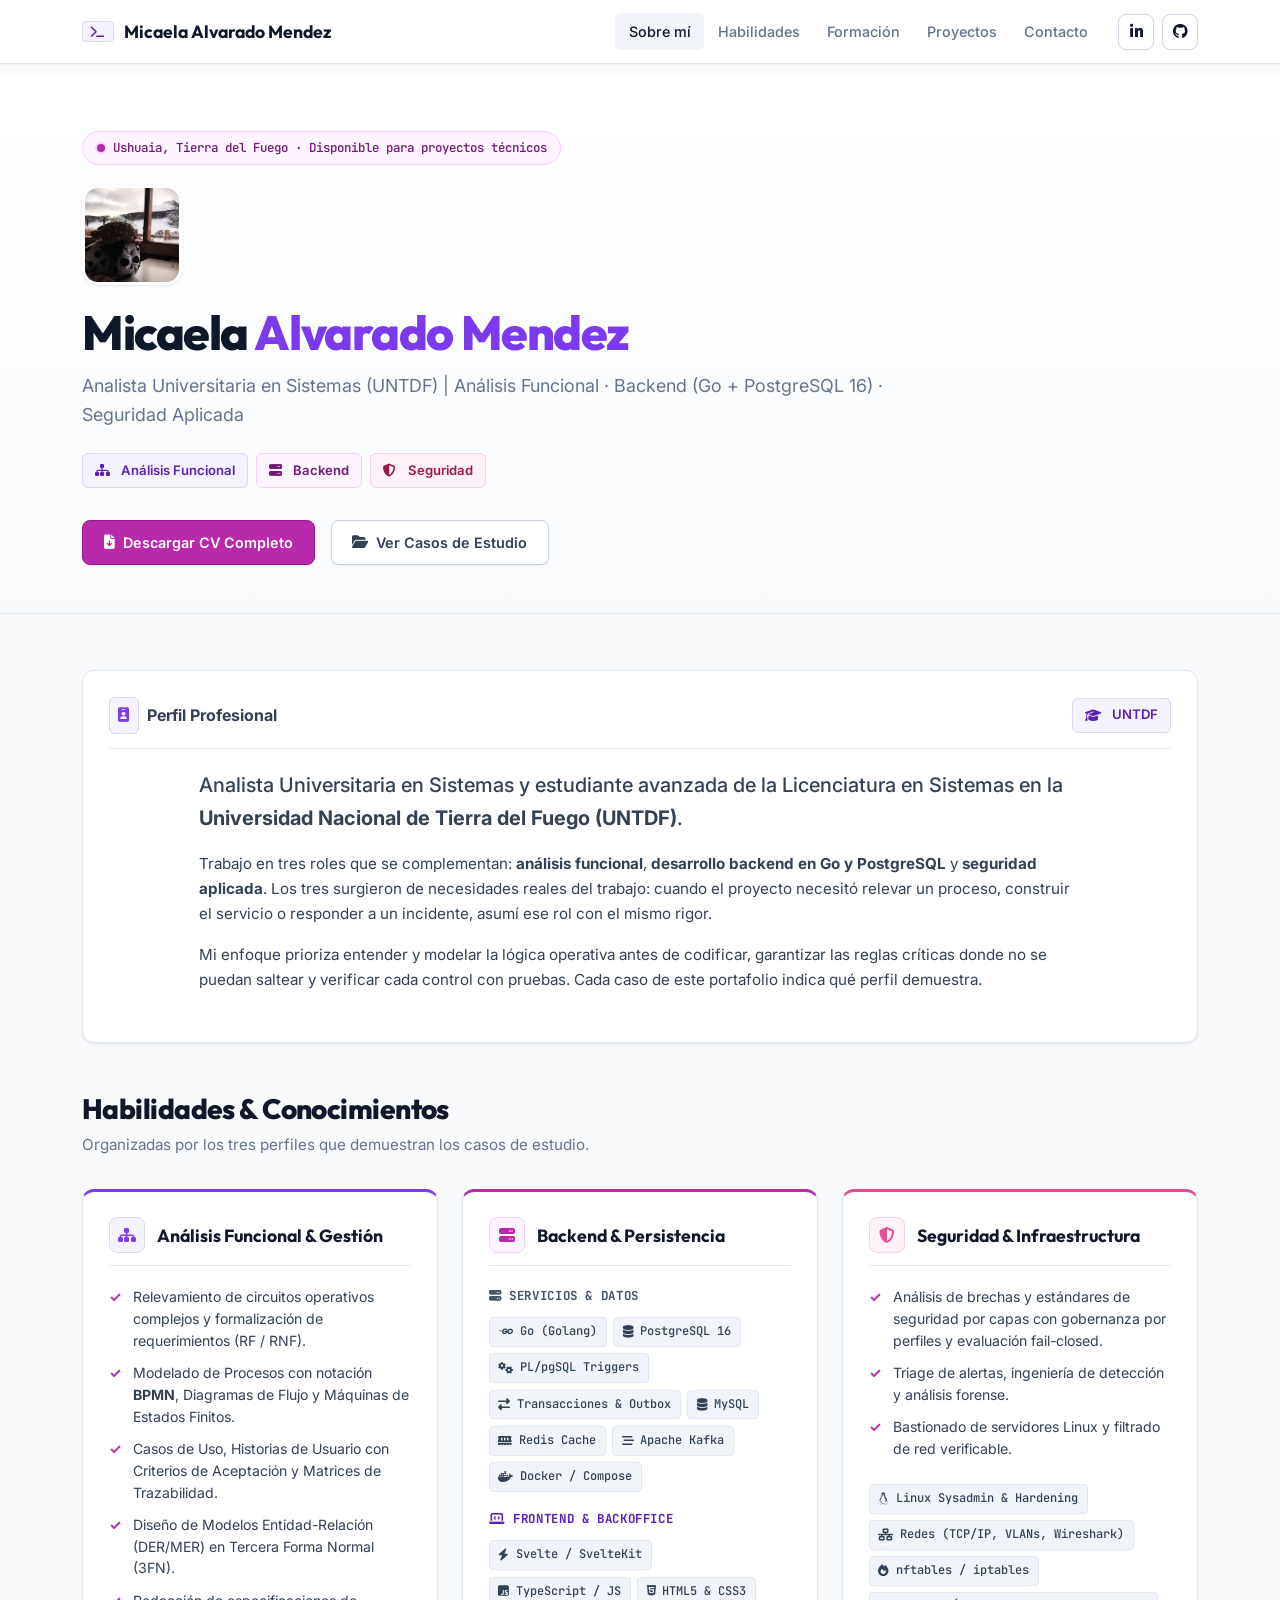
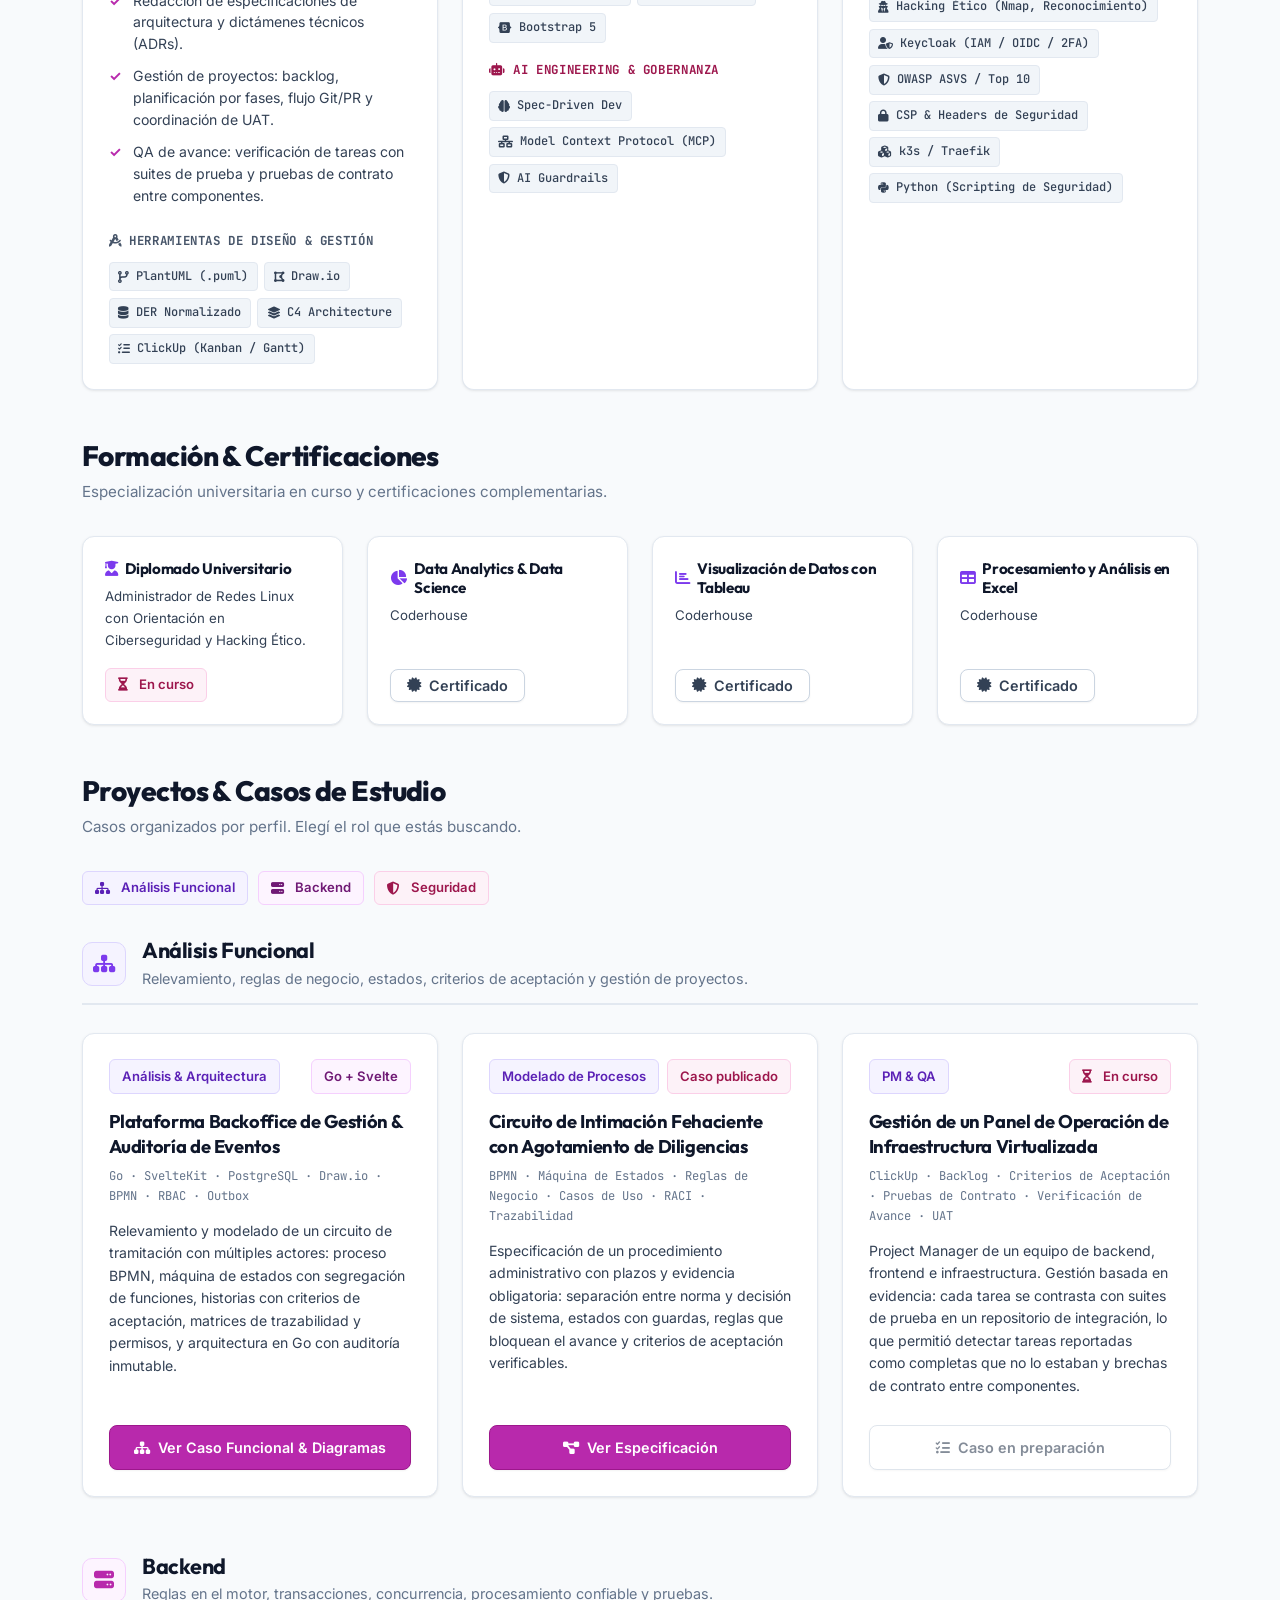
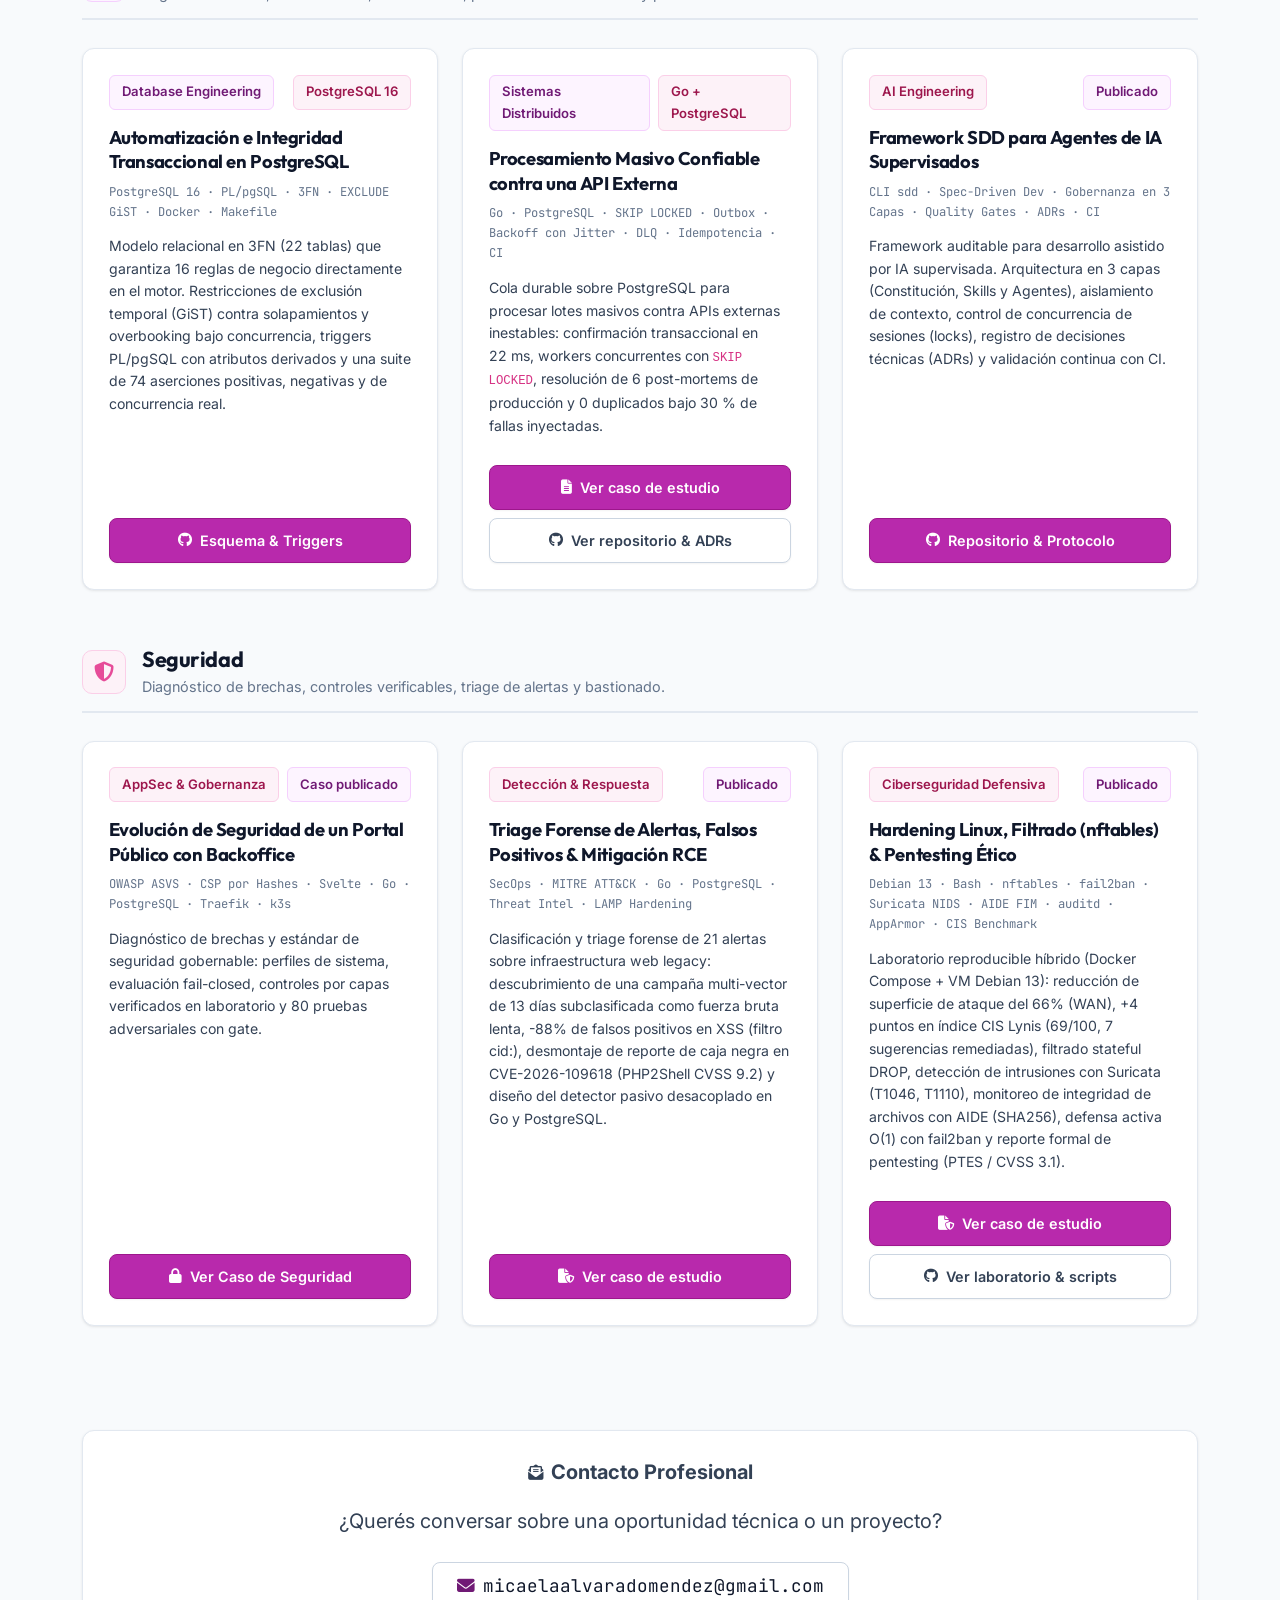
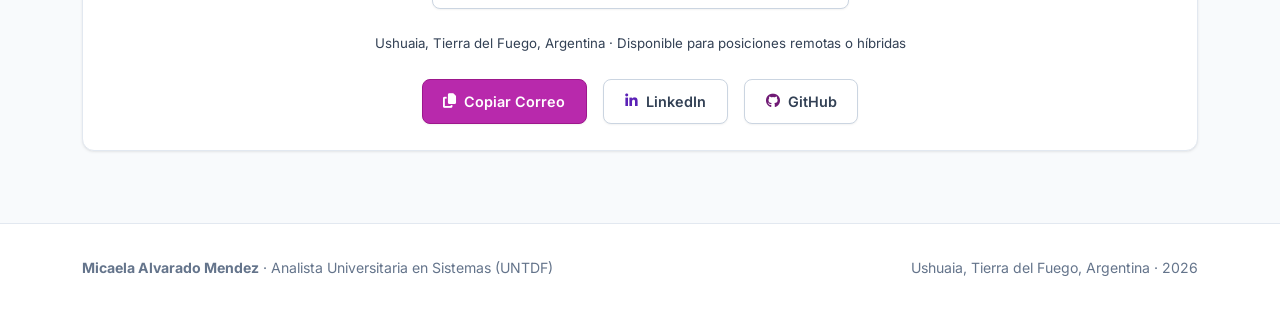
<file: index.html>
<!DOCTYPE html>
<html lang="es">
<head>
    <meta charset="UTF-8">
    <meta name="viewport" content="width=device-width, initial-scale=1.0">
    <title>Micaela Alvarado Mendez | Análisis Funcional · Backend · Seguridad</title>
    <meta name="description" content="Portafolio profesional de Micaela Alvarado Mendez. Analista Universitaria en Sistemas (UNTDF) especializada en Análisis Funcional, Backend confiable con Go y PostgreSQL 16, y Seguridad Aplicada.">
    <meta name="author" content="Micaela Alvarado Mendez">
    
    <!-- Open Graph / Redes Sociales -->
    <meta property="og:type" content="website">
    <meta property="og:title" content="Micaela Alvarado Mendez | Análisis Funcional · Backend · Seguridad">
    <meta property="og:description" content="Analista Universitaria en Sistemas (UNTDF). Relevamiento BPMN, Backend en Go + PostgreSQL 16 y Seguridad por capas.">
    <meta property="og:image" content="icons/logotipo.jpeg">

    <!-- Preload del recurso crítico LCP -->
    <link rel="preload" as="image" href="icons/logotipo.webp" type="image/webp">

    <!-- Bootstrap 5 CSS -->
    <link href="https://cdn.jsdelivr.net/npm/bootstrap@5.3.0/dist/css/bootstrap.min.css" rel="stylesheet">
    <!-- FontAwesome 6.4.0 -->
    <link href="https://cdnjs.cloudflare.com/ajax/libs/font-awesome/6.4.0/css/all.min.css" rel="stylesheet">
    <!-- Google Fonts: Inter, Outfit & JetBrains Mono -->
    <link rel="preconnect" href="https://fonts.googleapis.com">
    <link rel="preconnect" href="https://fonts.gstatic.com" crossorigin>
    <link href="https://fonts.googleapis.com/css2?family=Inter:wght@300;400;500;600;700&family=JetBrains+Mono:ital,wght@0,400;0,500;0,600;1,400&family=Outfit:wght@400;500;600;700;800&display=swap" rel="stylesheet">
    <!-- GovTech Institutional Stylesheet -->
    <link rel="stylesheet" href="styles.css">
</head>
<body data-bs-spy="scroll" data-bs-target="#navbar">

    <!-- Navegación Institucional Limpia -->
    <nav id="navbar" class="navbar navbar-expand-lg fixed-top">
        <div class="container">
            <a class="navbar-brand" href="#">
                <span class="brand-icon"><i class="fas fa-terminal"></i></span>
                <span>Micaela Alvarado Mendez</span>
            </a>
            <button class="navbar-toggler border-0" type="button" data-bs-toggle="collapse" data-bs-target="#navbarNav" aria-controls="navbarNav" aria-expanded="false" aria-label="Abrir navegación">
                <i class="fas fa-bars"></i>
            </button>
            <div class="collapse navbar-collapse" id="navbarNav">
                <ul class="navbar-nav ms-auto align-items-lg-center">
                    <li class="nav-item"><a class="nav-link" href="#sobre-mi">Sobre mí</a></li>
                    <li class="nav-item"><a class="nav-link" href="#habilidades">Habilidades</a></li>
                    <li class="nav-item"><a class="nav-link" href="#formacion">Formación</a></li>
                    <li class="nav-item"><a class="nav-link" href="#proyectos">Proyectos</a></li>
                    <li class="nav-item"><a class="nav-link" href="#contacto">Contacto</a></li>
                    <li class="nav-item ms-lg-3 d-flex gap-2 mt-2 mt-lg-0 align-items-center">
                        <a href="https://www.linkedin.com/in/micaelaalvaradomendez/" target="_blank" rel="noopener noreferrer" class="btn-glass-icon" title="LinkedIn" aria-label="LinkedIn">
                            <i class="fab fa-linkedin-in"></i>
                        </a>
                        <a href="https://github.com/micaelaalvaradomendez" target="_blank" rel="noopener noreferrer" class="btn-glass-icon" title="GitHub" aria-label="GitHub">
                            <i class="fab fa-github"></i>
                        </a>
                    </li>
                </ul>
            </div>
        </div>
    </nav>

    <!-- Hero Section Institucional -->
    <header class="hero-section">
        <div class="container">
            <!-- Indicador de Disponibilidad -->
            <div class="status-pill-gov">
                <span class="status-dot-live"></span>
                <span>Ushuaia, Tierra del Fuego · Disponible para proyectos técnicos</span>
            </div>

            <!-- Avatar con Marco Limpio -->
            <div class="avatar-glow-container">
                <picture>
                    <source srcset="icons/logotipo.webp" type="image/webp">
                    <img src="icons/logotipo.jpeg" alt="Fotografía de Micaela Alvarado Mendez" class="avatar-img" width="120" height="120" fetchpriority="high">
                </picture>
            </div>
            
            <h1 class="hero-title">
                Micaela <span class="highlight">Alvarado Mendez</span>
            </h1>
            
            <p class="hero-subtitle">
                Analista Universitaria en Sistemas (UNTDF) | Análisis Funcional · Backend (Go + PostgreSQL 16) · Seguridad Aplicada
            </p>
            
            <div class="hero-badges">
                <a href="#perfil-analisis" class="pill-badge badge-purple"><i class="fas fa-sitemap me-1"></i>Análisis Funcional</a>
                <a href="#perfil-backend" class="pill-badge badge-blue"><i class="fas fa-server me-1"></i>Backend</a>
                <a href="#perfil-seguridad" class="pill-badge badge-pink"><i class="fas fa-shield-halved me-1"></i>Seguridad</a>
            </div>

            <div class="d-flex flex-wrap gap-3 pt-2">
                <a href="docs/CV%20-%20Micaela%20Alvarado%20Mendez.pdf" target="_blank" rel="noopener noreferrer" class="btn-primary-glow">
                    <i class="fas fa-file-arrow-down me-2"></i>Descargar CV Completo
                </a>
                <a href="#proyectos" class="btn-secondary-glass">
                    <i class="fas fa-folder-open me-2"></i>Ver Casos de Estudio
                </a>
            </div>
        </div>
    </header>

    <main class="container">

        <!-- Sobre mí -->
        <section id="sobre-mi" class="py-4">
            <div class="glass-card">
                <div class="glass-card-header">
                    <div class="d-flex align-items-center gap-2">
                        <span class="brand-icon"><i class="fas fa-id-badge"></i></span>
                        <span class="fw-bold fs-6 text-heading">Perfil Profesional</span>
                    </div>
                    <span class="pill-badge badge-purple"><i class="fas fa-graduation-cap me-1"></i>UNTDF</span>
                </div>
                <div class="row justify-content-center">
                    <div class="col-lg-10">
                        <p class="fs-5 text-heading fw-medium mb-3">
                            Analista Universitaria en Sistemas y estudiante avanzada de la Licenciatura en Sistemas en la <strong>Universidad Nacional de Tierra del Fuego (UNTDF)</strong>.
                        </p>
                        <p class="text-secondary">
                            Trabajo en tres roles que se complementan: <strong>análisis funcional</strong>, <strong>desarrollo backend en Go y PostgreSQL</strong> y <strong>seguridad aplicada</strong>. Los tres surgieron de necesidades reales del trabajo: cuando el proyecto necesitó relevar un proceso, construir el servicio o responder a un incidente, asumí ese rol con el mismo rigor.
                        </p>
                        <p class="text-secondary mb-4">
                            Mi enfoque prioriza entender y modelar la lógica operativa antes de codificar, garantizar las reglas críticas donde no se puedan saltear y verificar cada control con pruebas. Cada caso de este portafolio indica qué perfil demuestra.
                        </p>
                    </div>
                </div>
            </div>
        </section>

        <!-- Habilidades & Conocimientos -->
        <section id="habilidades" class="py-4">
            <h2 class="section-title">Habilidades & Conocimientos</h2>
            <p class="section-subtitle">Organizadas por los tres perfiles que demuestran los casos de estudio.</p>
            
            <div class="row g-4">
                <!-- Perfil 1: Análisis Funcional & Gestión (Violeta) -->
                <div class="col-lg-4">
                    <div class="glass-card h-100" style="border-top: 3px solid var(--violet-primary) !important;">
                        <div class="skill-category-title">
                            <div class="skill-category-icon">
                                <i class="fas fa-sitemap"></i>
                            </div>
                            <span>Análisis Funcional & Gestión</span>
                        </div>
                        
                        <ul class="feature-list mb-4">
                            <li>Relevamiento de circuitos operativos complejos y formalización de requerimientos (RF / RNF).</li>
                            <li>Modelado de Procesos con notación <strong>BPMN</strong>, Diagramas de Flujo y Máquinas de Estados Finitos.</li>
                            <li>Casos de Uso, Historias de Usuario con Criterios de Aceptación y Matrices de Trazabilidad.</li>
                            <li>Diseño de Modelos Entidad-Relación (DER/MER) en Tercera Forma Normal (3FN).</li>
                            <li>Redacción de especificaciones de arquitectura y dictámenes técnicos (ADRs).</li>
                            <li>Gestión de proyectos: backlog, planificación por fases, flujo Git/PR y coordinación de UAT.</li>
                            <li>QA de avance: verificación de tareas con suites de prueba y pruebas de contrato entre componentes.</li>
                        </ul>

                        <div class="sub-category-title"><i class="fas fa-drafting-compass me-2"></i>Herramientas de Diseño & Gestión</div>
                        <div class="skills-tags">
                            <span class="tech-tag"><i class="fas fa-code-branch"></i>PlantUML (.puml)</span>
                            <span class="tech-tag"><i class="fas fa-draw-polygon"></i>Draw.io</span>
                            <span class="tech-tag"><i class="fas fa-database"></i>DER Normalizado</span>
                            <span class="tech-tag"><i class="fas fa-layer-group"></i>C4 Architecture</span>
                            <span class="tech-tag"><i class="fas fa-list-check"></i>ClickUp (Kanban / Gantt)</span>
                        </div>
                    </div>
                </div>
                
                <!-- Perfil 2: Backend & Persistencia (Fucsia Intermedio) -->
                <div class="col-lg-4">
                    <div class="glass-card h-100" style="border-top: 3px solid var(--mid-primary) !important;">
                        <div class="skill-category-title">
                            <div class="skill-category-icon" style="color: var(--mid-primary); background: var(--mid-bg); border-color: var(--mid-border);">
                                <i class="fas fa-server"></i>
                            </div>
                            <span>Backend & Persistencia</span>
                        </div>
                        
                        <div class="sub-category-title"><i class="fas fa-server me-2"></i>Servicios & Datos</div>
                        <div class="skills-tags mb-3">
                            <span class="tech-tag"><i class="fab fa-golang"></i>Go (Golang)</span>
                            <span class="tech-tag"><i class="fas fa-database"></i>PostgreSQL 16</span>
                            <span class="tech-tag"><i class="fas fa-cogs"></i>PL/pgSQL Triggers</span>
                            <span class="tech-tag"><i class="fas fa-right-left"></i>Transacciones & Outbox</span>
                            <span class="tech-tag"><i class="fas fa-database"></i>MySQL</span>
                            <span class="tech-tag"><i class="fas fa-memory"></i>Redis Cache</span>
                            <span class="tech-tag"><i class="fas fa-stream"></i>Apache Kafka</span>
                            <span class="tech-tag"><i class="fab fa-docker"></i>Docker / Compose</span>
                        </div>

                        <div class="sub-category-title" style="color: var(--violet-text);"><i class="fas fa-laptop-code me-2"></i>Frontend & Backoffice</div>
                        <div class="skills-tags mb-3">
                            <span class="tech-tag"><i class="fas fa-bolt"></i>Svelte / SvelteKit</span>
                            <span class="tech-tag"><i class="fab fa-js-square"></i>TypeScript / JS</span>
                            <span class="tech-tag"><i class="fab fa-html5"></i>HTML5 & CSS3</span>
                            <span class="tech-tag"><i class="fab fa-bootstrap"></i>Bootstrap 5</span>
                        </div>

                        <div class="sub-category-title" style="color: var(--rose-text);"><i class="fas fa-robot me-2"></i>AI Engineering & Gobernanza</div>
                        <div class="skills-tags">
                            <span class="tech-tag"><i class="fas fa-brain"></i>Spec-Driven Dev</span>
                            <span class="tech-tag"><i class="fas fa-network-wired"></i>Model Context Protocol (MCP)</span>
                            <span class="tech-tag"><i class="fas fa-shield-halved"></i>AI Guardrails</span>
                        </div>
                    </div>
                </div>

                <!-- Perfil 3: Seguridad & Infraestructura (Tu Rosa #e64c99) -->
                <div class="col-lg-4">
                    <div class="glass-card h-100 mb-0" style="border-top: 3px solid var(--rose-primary) !important;">
                        <div class="skill-category-title">
                            <div class="skill-category-icon" style="color: var(--rose-primary); background: var(--rose-bg); border-color: var(--rose-border);">
                                <i class="fas fa-shield-halved"></i>
                            </div>
                            <span>Seguridad & Infraestructura</span>
                        </div>

                        <ul class="feature-list mb-4">
                            <li>Análisis de brechas y estándares de seguridad por capas con gobernanza por perfiles y evaluación fail-closed.</li>
                            <li>Triage de alertas, ingeniería de detección y análisis forense.</li>
                            <li>Bastionado de servidores Linux y filtrado de red verificable.</li>
                        </ul>

                        <div class="skills-tags">
                            <span class="tech-tag"><i class="fab fa-linux"></i>Linux Sysadmin & Hardening</span>
                            <span class="tech-tag"><i class="fas fa-network-wired"></i>Redes (TCP/IP, VLANs, Wireshark)</span>
                            <span class="tech-tag"><i class="fas fa-fire"></i>nftables / iptables</span>
                            <span class="tech-tag"><i class="fas fa-user-secret"></i>Hacking Ético (Nmap, Reconocimiento)</span>
                            <span class="tech-tag"><i class="fas fa-user-shield"></i>Keycloak (IAM / OIDC / 2FA)</span>
                            <span class="tech-tag"><i class="fas fa-shield-alt"></i>OWASP ASVS / Top 10</span>
                            <span class="tech-tag"><i class="fas fa-lock"></i>CSP & Headers de Seguridad</span>
                            <span class="tech-tag"><i class="fas fa-cubes"></i>k3s / Traefik</span>
                            <span class="tech-tag"><i class="fab fa-python"></i>Python (Scripting de Seguridad)</span>
                        </div>
                    </div>
                </div>
            </div>
        </section>

        <!-- Formación Continua & Certificaciones -->
        <section id="formacion" class="py-4">
            <h2 class="section-title">Formación & Certificaciones</h2>
            <p class="section-subtitle">Especialización universitaria en curso y certificaciones complementarias.</p>

            <div class="row g-4">
                <div class="col-md-6 col-lg-3">
                    <div class="mockup-preview-card d-flex flex-column">
                        <h3><i class="fas fa-user-graduate"></i>Diplomado Universitario</h3>
                        <p class="small text-secondary">Administrador de Redes Linux con Orientación en Ciberseguridad y Hacking Ético.</p>
                        <div class="mt-auto">
                            <span class="pill-badge badge-pink"><i class="fas fa-hourglass-half me-1"></i>En curso</span>
                        </div>
                    </div>
                </div>
                <div class="col-md-6 col-lg-3">
                    <div class="mockup-preview-card d-flex flex-column">
                        <h3><i class="fas fa-chart-pie"></i>Data Analytics & Data Science</h3>
                        <p class="small text-secondary">Coderhouse</p>
                        <div class="mt-auto">
                            <a href="https://drive.google.com/file/d/1MU_GqqU6c37-zWId8bgbKQ6KNFQclZvL/view?usp=sharing" target="_blank" rel="noopener noreferrer" class="btn-secondary-glass py-1 px-3 small">
                                <i class="fas fa-certificate me-2"></i>Certificado
                            </a>
                        </div>
                    </div>
                </div>
                <div class="col-md-6 col-lg-3">
                    <div class="mockup-preview-card d-flex flex-column">
                        <h3><i class="fas fa-chart-bar"></i>Visualización de Datos con Tableau</h3>
                        <p class="small text-secondary">Coderhouse</p>
                        <div class="mt-auto">
                            <a href="https://drive.google.com/file/d/1huGWGv9qwf8YcsI83bfNjTlgc7Aqun1S/view?usp=sharing" target="_blank" rel="noopener noreferrer" class="btn-secondary-glass py-1 px-3 small">
                                <i class="fas fa-certificate me-2"></i>Certificado
                            </a>
                        </div>
                    </div>
                </div>
                <div class="col-md-6 col-lg-3">
                    <div class="mockup-preview-card d-flex flex-column">
                        <h3><i class="fas fa-table"></i>Procesamiento y Análisis en Excel</h3>
                        <p class="small text-secondary">Coderhouse</p>
                        <div class="mt-auto">
                            <a href="https://drive.google.com/file/d/1nTwmP7VN9BgzlI_mLLvqpJPEAaLbZFku/view?usp=sharing" target="_blank" rel="noopener noreferrer" class="btn-secondary-glass py-1 px-3 small">
                                <i class="fas fa-certificate me-2"></i>Certificado
                            </a>
                        </div>
                    </div>
                </div>
            </div>
        </section>

        <!-- Proyectos & Casos de Estudio -->
        <section id="proyectos" class="py-4">
            <h2 class="section-title">Proyectos & Casos de Estudio</h2>
            <p class="section-subtitle">Casos organizados por perfil. Elegí el rol que estás buscando.</p>

            <div class="profile-nav">
                <a href="#perfil-analisis" class="pill-badge badge-purple"><i class="fas fa-sitemap me-1"></i>Análisis Funcional</a>
                <a href="#perfil-backend" class="pill-badge badge-blue"><i class="fas fa-server me-1"></i>Backend</a>
                <a href="#perfil-seguridad" class="pill-badge badge-pink"><i class="fas fa-shield-halved me-1"></i>Seguridad</a>
            </div>

            <!-- Perfil: Análisis Funcional -->
            <div id="perfil-analisis" class="profile-segment">
                <div class="profile-header">
                    <span class="profile-icon"><i class="fas fa-sitemap"></i></span>
                    <div>
                        <h3 class="profile-title">Análisis Funcional</h3>
                        <p class="profile-tagline">Relevamiento, reglas de negocio, estados, criterios de aceptación y gestión de proyectos.</p>
                    </div>
                </div>
            <div class="row g-4">
                
                <!-- 1. Backoffice & Auditoría Operativa -->
                <div class="col-lg-4 col-md-6">
                    <div class="project-card">
                        <div class="project-top-bar">
                            <span class="pill-badge badge-purple">Análisis & Arquitectura</span>
                            <span class="pill-badge badge-blue">Go + Svelte</span>
                        </div>
                        <div class="project-body">
                            <h4 class="project-title">Plataforma Backoffice de Gestión & Auditoría de Eventos</h4>
                            <div class="tech-stack-label">Go · SvelteKit · PostgreSQL · Draw.io · BPMN · RBAC · Outbox</div>
                            <p class="project-description">
                                Relevamiento y modelado de un circuito de tramitación con múltiples actores: proceso BPMN, máquina de estados con segregación de funciones, historias con criterios de aceptación, matrices de trazabilidad y permisos, y arquitectura en Go con auditoría inmutable.
                            </p>
                            <div class="mt-auto pt-2">
                                <a href="proyectos/backoffice-gestion.html" class="btn-primary-glow w-100">
                                    <i class="fas fa-sitemap me-2"></i>Ver Caso Funcional & Diagramas
                                </a>
                            </div>
                        </div>
                    </div>
                </div>

                <!-- 2. Circuito de Intimación -->
                <div class="col-lg-4 col-md-6">
                    <div class="project-card">
                        <div class="project-top-bar">
                            <span class="pill-badge badge-purple">Modelado de Procesos</span>
                            <span class="pill-badge badge-pink">Caso publicado</span>
                        </div>
                        <div class="project-body">
                            <h4 class="project-title">Circuito de Intimación Fehaciente con Agotamiento de Diligencias</h4>
                            <div class="tech-stack-label">BPMN · Máquina de Estados · Reglas de Negocio · Casos de Uso · RACI · Trazabilidad</div>
                            <p class="project-description">
                                Especificación de un procedimiento administrativo con plazos y evidencia obligatoria: separación entre norma y decisión de sistema, estados con guardas, reglas que bloquean el avance y criterios de aceptación verificables.
                            </p>
                            <div class="mt-auto pt-2">
                                <a href="proyectos/circuito-notificaciones.html" class="btn-primary-glow w-100">
                                    <i class="fas fa-diagram-project me-2"></i>Ver Especificación
                                </a>
                            </div>
                        </div>
                    </div>
                </div>

                <!-- 3. Gestión de Proyecto -->
                <div class="col-lg-4 col-md-6">
                    <div class="project-card">
                        <div class="project-top-bar">
                            <span class="pill-badge badge-purple">PM & QA</span>
                            <span class="pill-badge badge-pink"><i class="fas fa-hourglass-half me-1"></i>En curso</span>
                        </div>
                        <div class="project-body">
                            <h4 class="project-title">Gestión de un Panel de Operación de Infraestructura Virtualizada</h4>
                            <div class="tech-stack-label">ClickUp · Backlog · Criterios de Aceptación · Pruebas de Contrato · Verificación de Avance · UAT</div>
                            <p class="project-description">
                                Project Manager de un equipo de backend, frontend e infraestructura. Gestión basada en evidencia: cada tarea se contrasta con suites de prueba en un repositorio de integración, lo que permitió detectar tareas reportadas como completas que no lo estaban y brechas de contrato entre componentes.
                            </p>
                            <div class="mt-auto pt-2">
                                <span class="btn-secondary-glass w-100 btn-disabled" aria-disabled="true">
                                    <i class="fas fa-list-check me-2"></i>Caso en preparación
                                </span>
                            </div>
                        </div>
                    </div>
                </div>
            </div>
            </div>

            <!-- Perfil: Backend -->
            <div id="perfil-backend" class="profile-segment">
                <div class="profile-header">
                    <span class="profile-icon" style="color: var(--mid-primary); background: var(--mid-bg); border-color: var(--mid-border);"><i class="fas fa-server"></i></span>
                    <div>
                        <h3 class="profile-title">Backend</h3>
                        <p class="profile-tagline">Reglas en el motor, transacciones, concurrencia, procesamiento confiable y pruebas.</p>
                    </div>
                </div>
            <div class="row g-4">

                <!-- 4. PostgreSQL Avanzado -->
                <div class="col-lg-4 col-md-6">
                    <div class="project-card">
                        <div class="project-top-bar">
                            <span class="pill-badge badge-blue">Database Engineering</span>
                            <span class="pill-badge badge-pink">PostgreSQL 16</span>
                        </div>
                        <div class="project-body">
                            <h4 class="project-title">Automatización e Integridad Transaccional en PostgreSQL</h4>
                            <div class="tech-stack-label">PostgreSQL 16 · PL/pgSQL · 3FN · EXCLUDE GiST · Docker · Makefile</div>
                            <p class="project-description">
                                Modelo relacional en 3FN (22 tablas) que garantiza 16 reglas de negocio directamente en el motor. Restricciones de exclusión temporal (GiST) contra solapamientos y overbooking bajo concurrencia, triggers PL/pgSQL con atributos derivados y una suite de 74 aserciones positivas, negativas y de concurrencia real.
                            </p>
                            <div class="mt-auto pt-2">
                                <a href="https://github.com/micaelaalvaradomendez/postgresql-business-rules" target="_blank" rel="noopener noreferrer" class="btn-primary-glow w-100">
                                    <i class="fab fa-github me-2"></i>Esquema & Triggers
                                </a>
                            </div>
                        </div>
                    </div>
                </div>

                <!-- 5. Procesamiento Masivo Confiable -->
                <div class="col-lg-4 col-md-6">
                    <div class="project-card">
                        <div class="project-top-bar">
                            <span class="pill-badge badge-blue">Sistemas Distribuidos</span>
                            <span class="pill-badge badge-pink">Go + PostgreSQL</span>
                        </div>
                        <div class="project-body">
                            <h4 class="project-title">Procesamiento Masivo Confiable contra una API Externa</h4>
                            <div class="tech-stack-label">Go · PostgreSQL · SKIP LOCKED · Outbox · Backoff con Jitter · DLQ · Idempotencia · CI</div>
                            <p class="project-description">
                                Cola durable sobre PostgreSQL para procesar lotes masivos contra APIs externas inestables: confirmación transaccional en 22&nbsp;ms, workers concurrentes con <code>SKIP LOCKED</code>, resolución de 6 post-mortems de producción y 0 duplicados bajo 30&nbsp;% de fallas inyectadas.
                            </p>
                            <div class="mt-auto pt-2 d-flex flex-column gap-2">
                                <a href="proyectos/cola-persistente.html" class="btn-primary-glow w-100 text-center">
                                    <i class="fas fa-file-lines me-2"></i>Ver caso de estudio
                                </a>
                                <a href="https://github.com/micaelaalvaradomendez/pg-durable-queue" target="_blank" rel="noopener noreferrer" class="btn-secondary-glass w-100 text-center">
                                    <i class="fab fa-github me-2"></i>Ver repositorio & ADRs
                                </a>
                            </div>
                        </div>
                    </div>
                </div>

                <!-- 6. Metodología SDD / AI Engineering -->
                <div class="col-lg-4 col-md-6">
                    <div class="project-card">
                        <div class="project-top-bar">
                            <span class="pill-badge badge-pink">AI Engineering</span>
                            <span class="pill-badge badge-blue">Publicado</span>
                        </div>
                        <div class="project-body">
                            <h4 class="project-title">Framework SDD para Agentes de IA Supervisados</h4>
                            <div class="tech-stack-label">CLI sdd · Spec-Driven Dev · Gobernanza en 3 Capas · Quality Gates · ADRs · CI</div>
                            <p class="project-description">
                                Framework auditable para desarrollo asistido por IA supervisada. Arquitectura en 3 capas (Constitución, Skills y Agentes), aislamiento de contexto, control de concurrencia de sesiones (locks), registro de decisiones técnicas (ADRs) y validación continua con CI.
                            </p>
                            <div class="mt-auto pt-2">
                                <a href="https://github.com/micaelaalvaradomendez/sdd-agents-protocol" target="_blank" rel="noopener noreferrer" class="btn-primary-glow w-100">
                                    <i class="fab fa-github me-2"></i>Repositorio & Protocolo
                                </a>
                            </div>
                        </div>
                    </div>
                </div>

            </div>
            </div>

            <!-- Perfil: Seguridad -->
            <div id="perfil-seguridad" class="profile-segment">
                <div class="profile-header">
                    <span class="profile-icon" style="color: var(--rose-primary); background: var(--rose-bg); border-color: var(--rose-border);"><i class="fas fa-shield-halved"></i></span>
                    <div>
                        <h3 class="profile-title">Seguridad</h3>
                        <p class="profile-tagline">Diagnóstico de brechas, controles verificables, triage de alertas y bastionado.</p>
                    </div>
                </div>
            <div class="row g-4">

                <!-- 7. Evolución de Seguridad de un Portal Público -->
                <div class="col-lg-4 col-md-6">
                    <div class="project-card">
                        <div class="project-top-bar">
                            <span class="pill-badge badge-pink">AppSec & Gobernanza</span>
                            <span class="pill-badge badge-blue">Caso publicado</span>
                        </div>
                        <div class="project-body">
                            <h4 class="project-title">Evolución de Seguridad de un Portal Público con Backoffice</h4>
                            <div class="tech-stack-label">OWASP ASVS · CSP por Hashes · Svelte · Go · PostgreSQL · Traefik · k3s</div>
                            <p class="project-description">
                                Diagnóstico de brechas y estándar de seguridad gobernable: perfiles de sistema, evaluación fail-closed, controles por capas verificados en laboratorio y 80 pruebas adversariales con gate.
                            </p>
                            <div class="mt-auto pt-2">
                                <a href="proyectos/seguridad-portal.html" class="btn-primary-glow w-100">
                                    <i class="fas fa-lock me-2"></i>Ver Caso de Seguridad
                                </a>
                            </div>
                        </div>
                    </div>
                </div>

                <!-- 8. Triage de Alertas -->
                <div class="col-lg-4 col-md-6">
                    <div class="project-card">
                        <div class="project-top-bar">
                            <span class="pill-badge badge-pink">Detección & Respuesta</span>
                            <span class="pill-badge badge-blue">Publicado</span>
                        </div>
                        <div class="project-body">
                            <h4 class="project-title">Triage Forense de Alertas, Falsos Positivos & Mitigación RCE</h4>
                            <div class="tech-stack-label">SecOps · MITRE ATT&CK · Go · PostgreSQL · Threat Intel · LAMP Hardening</div>
                            <p class="project-description">
                                Clasificación y triage forense de 21 alertas sobre infraestructura web legacy: descubrimiento de una campaña multi-vector de 13 días subclasificada como fuerza bruta lenta, -88% de falsos positivos en XSS (filtro cid:), desmontaje de reporte de caja negra en CVE-2026-109618 (PHP2Shell CVSS 9.2) y diseño del detector pasivo desacoplado en Go y PostgreSQL.
                            </p>
                            <div class="mt-auto pt-2">
                                <a href="proyectos/triage-alertas.html" class="btn-primary-glow w-100 text-center">
                                    <i class="fas fa-file-shield me-2"></i>Ver caso de estudio
                                </a>
                            </div>
                        </div>
                    </div>
                </div>

                <!-- 9. Laboratorio de Hardening Linux & Redes -->
                <div class="col-lg-4 col-md-6">
                    <div class="project-card">
                        <div class="project-top-bar">
                            <span class="pill-badge badge-pink">Ciberseguridad Defensiva</span>
                            <span class="pill-badge badge-blue">Publicado</span>
                        </div>
                        <div class="project-body">
                            <h4 class="project-title">Hardening Linux, Filtrado (nftables) & Pentesting Ético</h4>
                            <div class="tech-stack-label">Debian 13 · Bash · nftables · fail2ban · Suricata NIDS · AIDE FIM · auditd · AppArmor · CIS Benchmark</div>
                            <p class="project-description">
                                Laboratorio reproducible híbrido (Docker Compose + VM Debian 13): reducción de superficie de ataque del 66% (WAN), +4 puntos en índice CIS Lynis (69/100, 7 sugerencias remediadas), filtrado stateful DROP, detección de intrusiones con Suricata (T1046, T1110), monitoreo de integridad de archivos con AIDE (SHA256), defensa activa O(1) con fail2ban y reporte formal de pentesting (PTES / CVSS 3.1).
                            </p>
                            <div class="mt-auto pt-2 d-flex flex-column gap-2">
                                <a href="proyectos/hardening-linux.html" class="btn-primary-glow w-100">
                                    <i class="fas fa-file-shield me-2"></i>Ver caso de estudio
                                </a>
                                <a href="https://github.com/micaelaalvaradomendez/hardening-network-security" target="_blank" rel="noopener noreferrer" class="btn-secondary-glass w-100 text-center">
                                    <i class="fab fa-github me-2"></i>Ver laboratorio & scripts
                                </a>
                            </div>
                        </div>
                    </div>
                </div>

            </div>
            </div>
        </section>

        <!-- Contacto -->
        <section id="contacto" class="py-4">
            <div class="glass-card text-center py-5">
                <div class="d-inline-flex align-items-center gap-2 mb-3">
                    <span class="brand-icon"><i class="fas fa-envelope-open-text"></i></span>
                    <span class="fw-bold fs-5 text-heading">Contacto Profesional</span>
                </div>
                
                <p class="fs-5 text-heading mb-2">¿Querés conversar sobre una oportunidad técnica o un proyecto?</p>
                
                <div class="my-4">
                    <span class="px-4 py-2 rounded-3 d-inline-block" style="background: var(--bg-surface); border: 1px solid var(--border-medium); font-family: var(--font-mono); font-size: 1.1rem; color: var(--text-heading); box-shadow: var(--shadow-sm);">
                        <i class="fas fa-envelope me-2" style="color: var(--mid-text);"></i>micaelaalvaradomendez@gmail.com
                    </span>
                </div>
                
                <p class="text-secondary small mb-4">Ushuaia, Tierra del Fuego, Argentina · Disponible para posiciones remotas o híbridas</p>
                
                <div class="d-flex justify-content-center flex-wrap gap-3">
                    <button id="copyEmail" class="btn-primary-glow">
                        <i class="fas fa-copy me-2"></i>Copiar Correo
                    </button>
                    <a href="https://www.linkedin.com/in/micaelaalvaradomendez/" class="btn-secondary-glass" target="_blank" rel="noopener noreferrer">
                        <i class="fab fa-linkedin-in me-2" style="color: var(--violet-text);"></i>LinkedIn
                    </a>
                    <a href="https://github.com/micaelaalvaradomendez" class="btn-secondary-glass" target="_blank" rel="noopener noreferrer">
                        <i class="fab fa-github me-2" style="color: var(--mid-text);"></i>GitHub
                    </a>
                </div>
            </div>
        </section>

    </main>

    <!-- Footer Institucional -->
    <footer>
        <div class="container d-flex flex-wrap justify-content-between align-items-center gap-2">
            <div>
                <strong>Micaela Alvarado Mendez</strong> · Analista Universitaria en Sistemas (UNTDF)
            </div>
            <div>
                Ushuaia, Tierra del Fuego, Argentina · 2026
            </div>
        </div>
    </footer>

    <!-- Bootstrap 5 JS -->
    <script src="https://cdn.jsdelivr.net/npm/bootstrap@5.3.0/dist/js/bootstrap.bundle.min.js"></script>
    <!-- Script copiar email -->
    <script>
        document.getElementById('copyEmail').addEventListener('click', async function() {
            const email = 'micaelaalvaradomendez@gmail.com';
            try {
                await navigator.clipboard.writeText(email);
                const original = this.innerHTML;
                this.innerHTML = '<i class="fas fa-check me-2"></i>¡Copiado!';
                setTimeout(() => { this.innerHTML = original; }, 2000);
            } catch (err) {
                const textarea = document.createElement('textarea');
                textarea.value = email;
                document.body.appendChild(textarea);
                textarea.select();
                document.execCommand('copy');
                document.body.removeChild(textarea);
                const original = this.innerHTML;
                this.innerHTML = '<i class="fas fa-check me-2"></i>¡Copiado!';
                setTimeout(() => { this.innerHTML = original; }, 2000);
            }
        });
    </script>
</body>
</html>
</file>
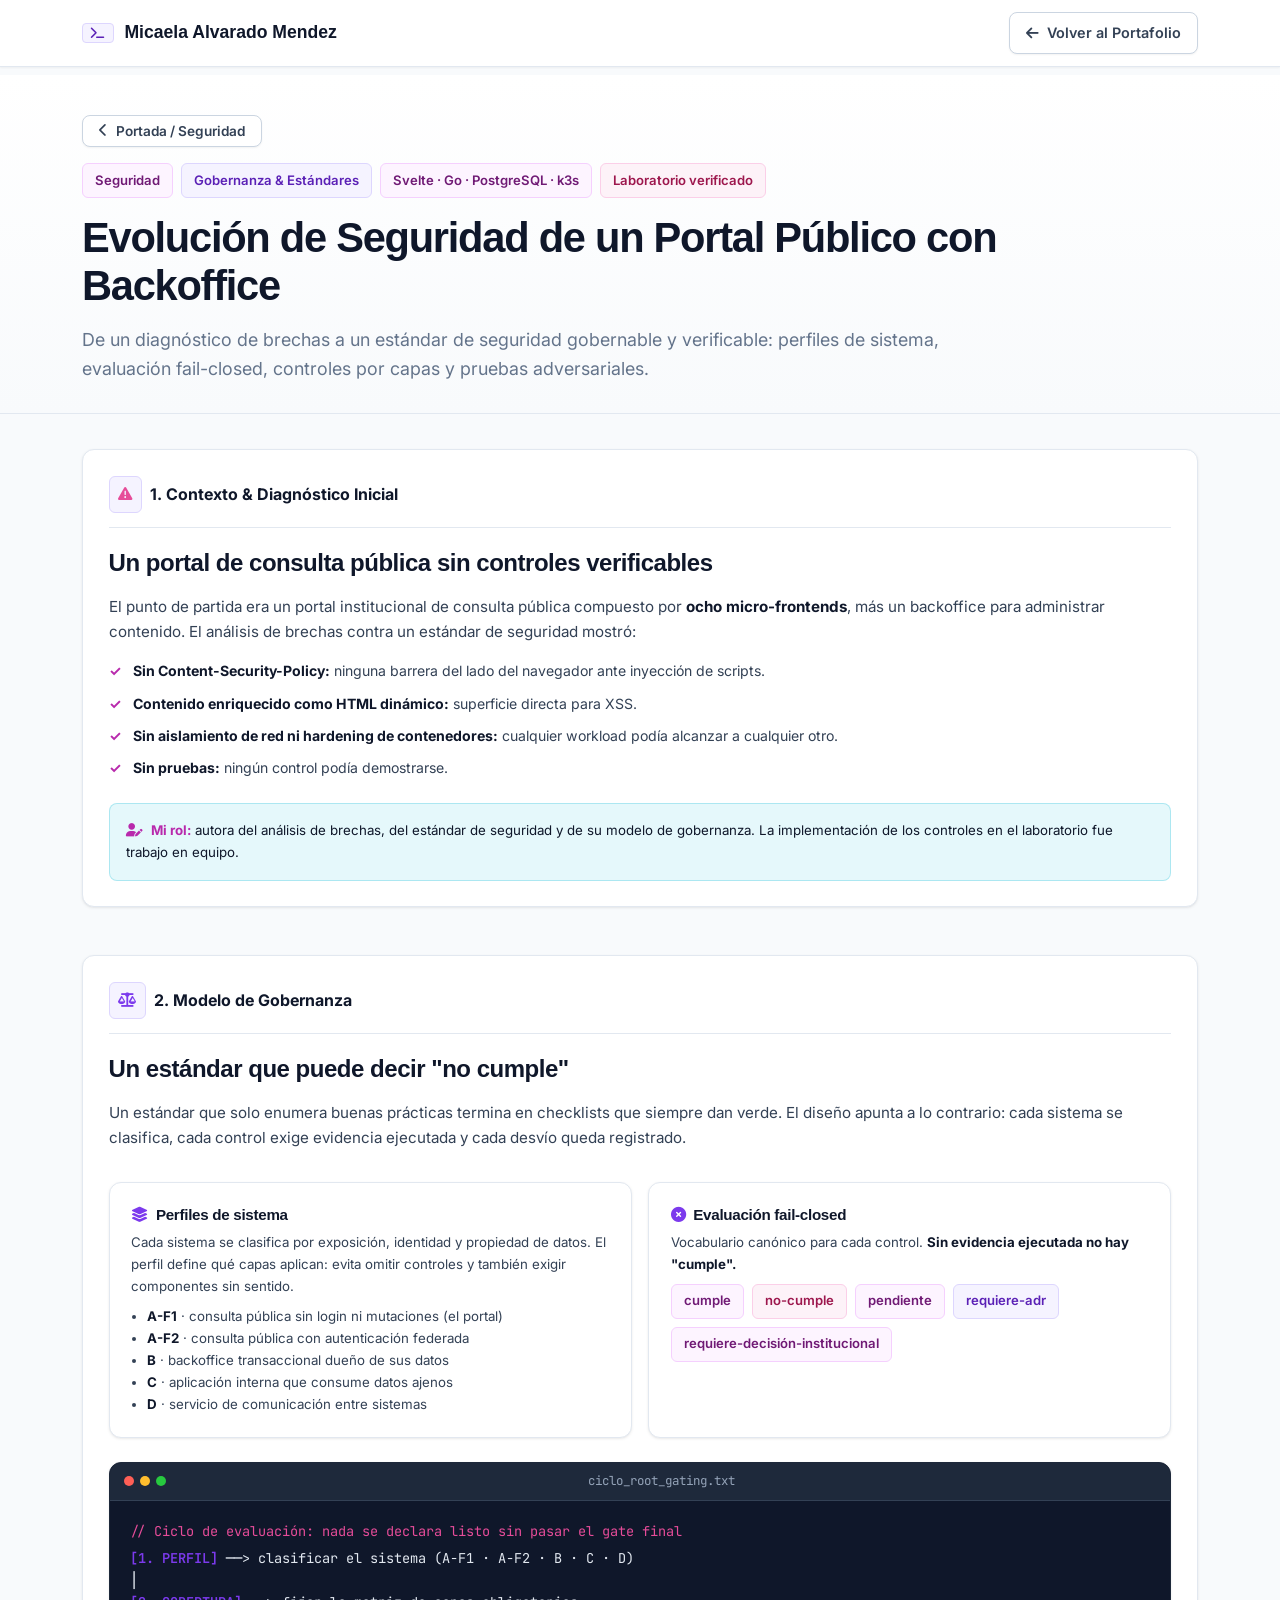
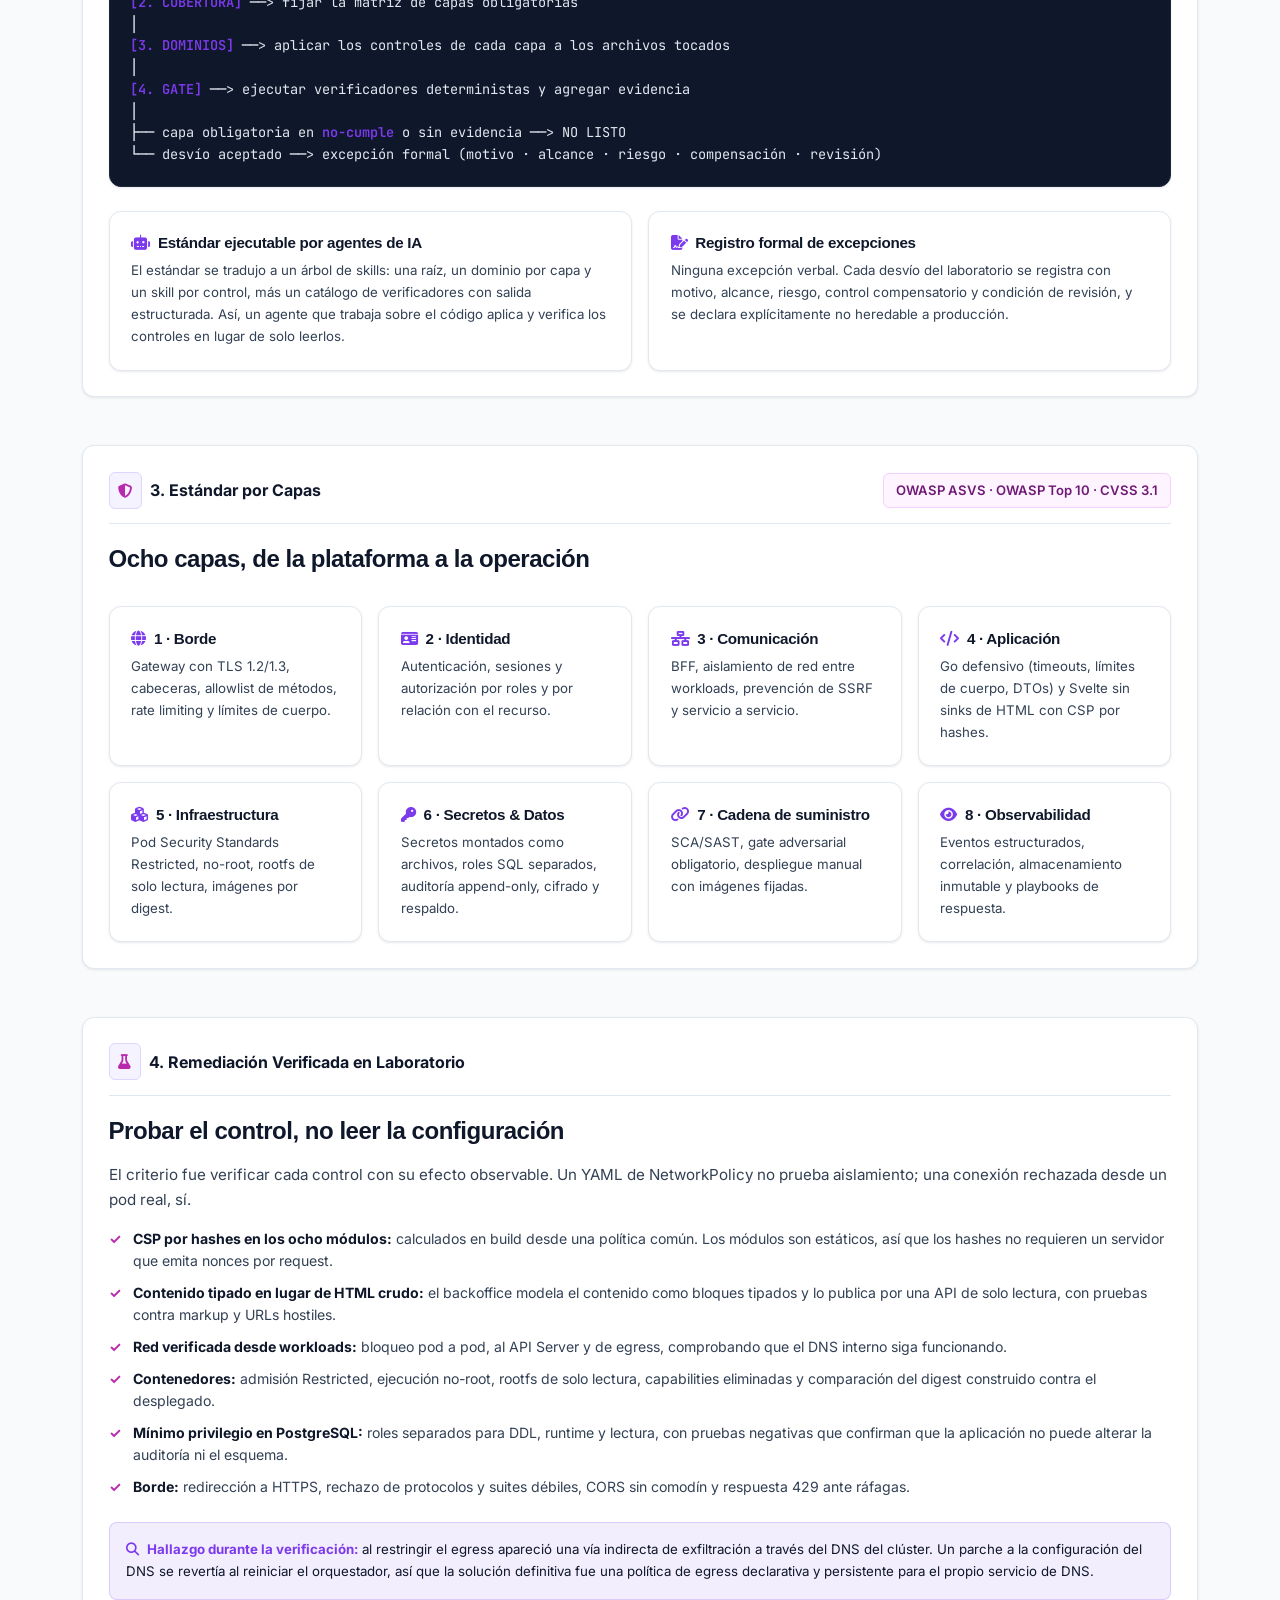
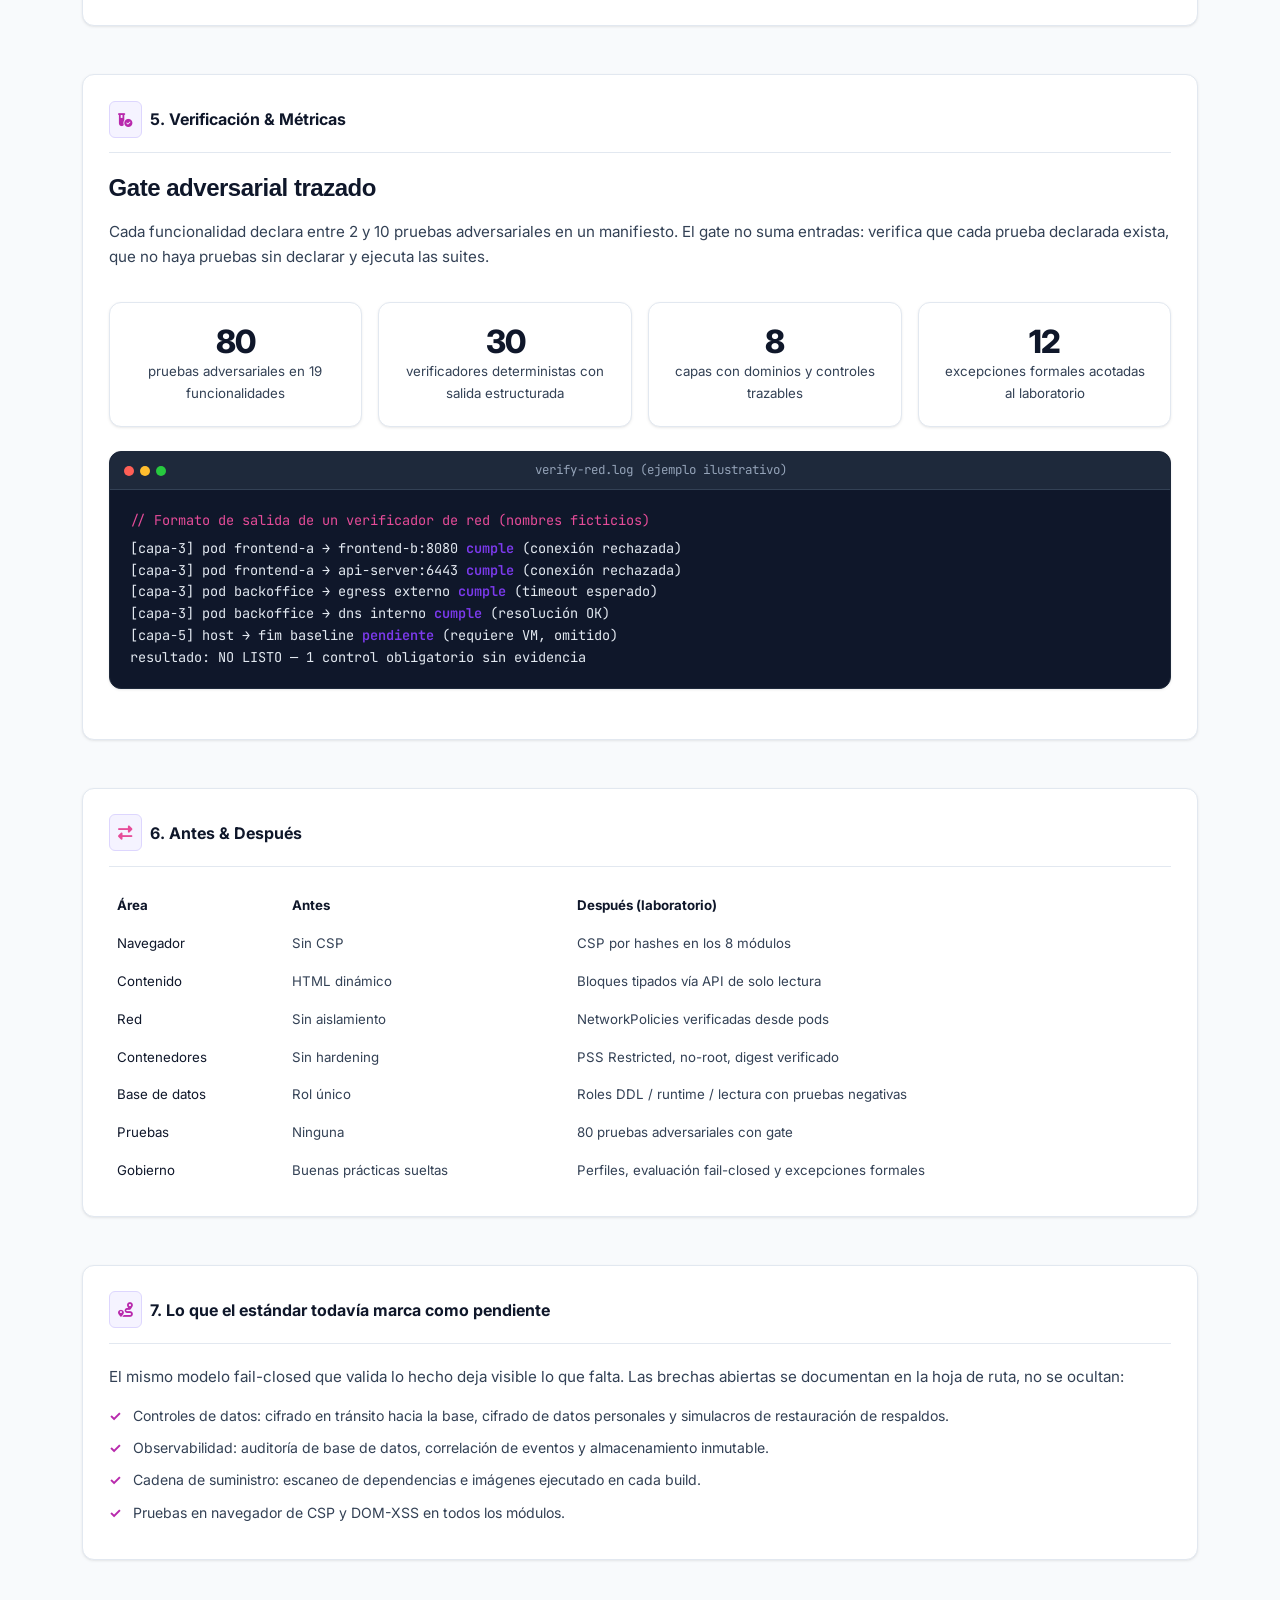
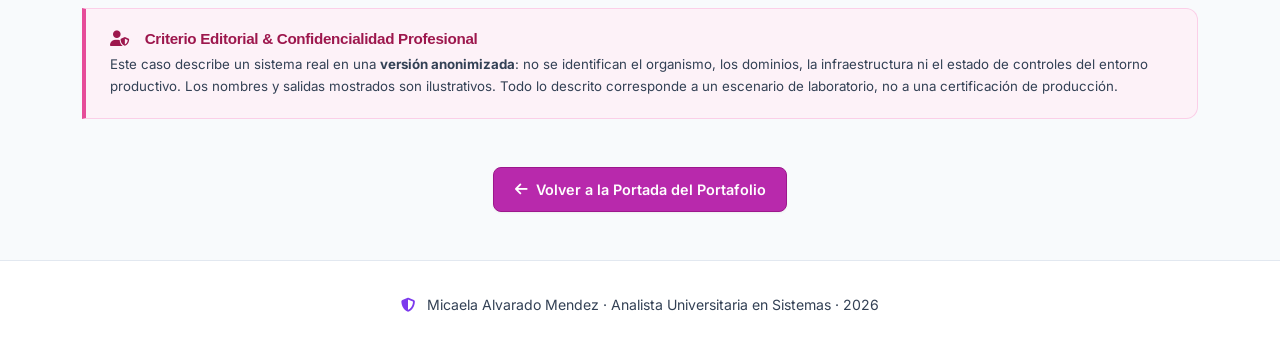
<file: proyectos/seguridad-portal.html>
<!DOCTYPE html>
<html lang="es">
<head>
    <meta charset="UTF-8">
    <meta name="viewport" content="width=device-width, initial-scale=1.0">
    <title>Caso de Estudio: Evolución de Seguridad de un Portal Público | Micaela Alvarado Mendez</title>
    <link href="https://cdn.jsdelivr.net/npm/bootstrap@5.3.0/dist/css/bootstrap.min.css" rel="stylesheet">
    <link href="https://cdnjs.cloudflare.com/ajax/libs/font-awesome/6.4.0/css/all.min.css" rel="stylesheet">
    <link rel="preconnect" href="https://fonts.googleapis.com">
    <link rel="preconnect" href="https://fonts.gstatic.com" crossorigin>
    <link href="https://fonts.googleapis.com/css2?family=Inter:wght@300;400;500;600;700&family=JetBrains+Mono:ital,wght@0,400;0,500;1,400&family=Space+Grotesk:wght@400;500;600;700;800&display=swap" rel="stylesheet">
    <link rel="stylesheet" href="../styles.css">
</head>
<body>

    <nav class="navbar navbar-expand-lg fixed-top">
        <div class="container">
            <a class="navbar-brand" href="../index.html">
                <span class="brand-icon"><i class="fas fa-terminal"></i></span>
                <span>Micaela Alvarado Mendez</span>
            </a>
            <div class="ms-auto d-flex align-items-center gap-2">
                <a href="../index.html#perfil-seguridad" class="btn-secondary-glass py-2 px-3">
                    <i class="fas fa-arrow-left me-2"></i>Volver al Portafolio
                </a>
            </div>
        </div>
    </nav>

    <header class="case-study-hero">
        <div class="container">
            <div class="mb-3">
                <a href="../index.html#perfil-seguridad" class="btn-secondary-glass py-1 px-3" style="font-size: 0.85rem;">
                    <i class="fas fa-chevron-left me-2"></i>Portada / Seguridad
                </a>
            </div>
            <div class="d-flex flex-wrap gap-2 mb-3">
                <span class="pill-badge badge-cyan">Seguridad</span>
                <span class="pill-badge badge-purple">Gobernanza & Estándares</span>
                <span class="pill-badge badge-blue">Svelte · Go · PostgreSQL · k3s</span>
                <span class="pill-badge badge-pink">Laboratorio verificado</span>
            </div>
            <h1 class="hero-title text-start mb-3" style="font-size: clamp(1.8rem, 4vw, 2.6rem);">
                Evolución de Seguridad de un Portal Público con Backoffice
            </h1>
            <p class="hero-subtitle text-start m-0" style="max-width: 900px;">
                De un diagnóstico de brechas a un estándar de seguridad gobernable y verificable: perfiles de sistema, evaluación fail-closed, controles por capas y pruebas adversariales.
            </p>
        </div>
    </header>

    <main class="container my-4">

        <!-- 1. Contexto -->
        <section class="mb-5">
            <div class="glass-card">
                <div class="glass-card-header">
                    <div class="d-flex align-items-center gap-2">
                        <span class="brand-icon" style="color: var(--color-galaxy-pink);"><i class="fas fa-triangle-exclamation"></i></span>
                        <span class="fw-bold fs-6 text-light">1. Contexto & Diagnóstico Inicial</span>
                    </div>
                </div>
                <h4 class="text-light mb-3">Un portal de consulta pública sin controles verificables</h4>
                <p class="text-secondary">
                    El punto de partida era un portal institucional de consulta pública compuesto por <strong class="text-light">ocho micro-frontends</strong>, más un backoffice para administrar contenido. El análisis de brechas contra un estándar de seguridad mostró:
                </p>
                <ul class="feature-list text-secondary mb-4">
                    <li><strong class="text-light">Sin Content-Security-Policy:</strong> ninguna barrera del lado del navegador ante inyección de scripts.</li>
                    <li><strong class="text-light">Contenido enriquecido como HTML dinámico:</strong> superficie directa para XSS.</li>
                    <li><strong class="text-light">Sin aislamiento de red ni hardening de contenedores:</strong> cualquier workload podía alcanzar a cualquier otro.</li>
                    <li><strong class="text-light">Sin pruebas:</strong> ningún control podía demostrarse.</li>
                </ul>
                <div class="p-3 rounded-3" style="background: rgba(6, 182, 212, 0.1); border: 1px solid rgba(6, 182, 212, 0.25);">
                    <p class="m-0 text-light small">
                        <strong style="color: var(--color-galaxy-cyan);"><i class="fas fa-user-pen me-2"></i>Mi rol:</strong> autora del análisis de brechas, del estándar de seguridad y de su modelo de gobernanza. La implementación de los controles en el laboratorio fue trabajo en equipo.
                    </p>
                </div>
            </div>
        </section>

        <!-- 2. Gobernanza -->
        <section class="mb-5">
            <div class="glass-card">
                <div class="glass-card-header">
                    <div class="d-flex align-items-center gap-2">
                        <span class="brand-icon" style="color: var(--color-galaxy-purple);"><i class="fas fa-scale-balanced"></i></span>
                        <span class="fw-bold fs-6 text-light">2. Modelo de Gobernanza</span>
                    </div>
                </div>
                <h4 class="text-light mb-3">Un estándar que puede decir "no cumple"</h4>
                <p class="text-secondary">
                    Un estándar que solo enumera buenas prácticas termina en checklists que siempre dan verde. El diseño apunta a lo contrario: cada sistema se clasifica, cada control exige evidencia ejecutada y cada desvío queda registrado.
                </p>

                <div class="row g-3 mt-2">
                    <div class="col-md-6">
                        <div class="mockup-preview-card h-100">
                            <h6><i class="fas fa-layer-group"></i>Perfiles de sistema</h6>
                            <p class="small text-secondary mb-2">
                                Cada sistema se clasifica por exposición, identidad y propiedad de datos. El perfil define qué capas aplican: evita omitir controles y también exigir componentes sin sentido.
                            </p>
                            <ul class="small text-secondary mb-0 ps-3">
                                <li><strong class="text-light">A-F1</strong> · consulta pública sin login ni mutaciones (el portal)</li>
                                <li><strong class="text-light">A-F2</strong> · consulta pública con autenticación federada</li>
                                <li><strong class="text-light">B</strong> · backoffice transaccional dueño de sus datos</li>
                                <li><strong class="text-light">C</strong> · aplicación interna que consume datos ajenos</li>
                                <li><strong class="text-light">D</strong> · servicio de comunicación entre sistemas</li>
                            </ul>
                        </div>
                    </div>
                    <div class="col-md-6">
                        <div class="mockup-preview-card h-100">
                            <h6><i class="fas fa-circle-xmark"></i>Evaluación fail-closed</h6>
                            <p class="small text-secondary mb-2">
                                Vocabulario canónico para cada control. <strong class="text-light">Sin evidencia ejecutada no hay "cumple".</strong>
                            </p>
                            <div class="d-flex flex-wrap gap-2">
                                <span class="pill-badge badge-emerald">cumple</span>
                                <span class="pill-badge badge-pink">no-cumple</span>
                                <span class="pill-badge badge-blue">pendiente</span>
                                <span class="pill-badge badge-purple">requiere-adr</span>
                                <span class="pill-badge badge-cyan">requiere-decisión-institucional</span>
                            </div>
                        </div>
                    </div>
                </div>

                <div class="code-window my-4">
                    <div class="code-window-header">
                        <div class="window-dots">
                            <span class="window-dot dot-red"></span>
                            <span class="window-dot dot-yellow"></span>
                            <span class="window-dot dot-green"></span>
                        </div>
                        <span class="code-window-title">ciclo_root_gating.txt</span>
                        <span></span>
                    </div>
                    <div class="code-window-body">
<div class="fsm-comment">// Ciclo de evaluación: nada se declara listo sin pasar el gate final</div>
<div><span class="fsm-state">[1. PERFIL]</span>  ──> clasificar el sistema (A-F1 · A-F2 · B · C · D)</div>
<div>      │</div>
<div><span class="fsm-state">[2. COBERTURA]</span> ──> fijar la matriz de capas obligatorias</div>
<div>      │</div>
<div><span class="fsm-state">[3. DOMINIOS]</span>  ──> aplicar los controles de cada capa a los archivos tocados</div>
<div>      │</div>
<div><span class="fsm-state">[4. GATE]</span>      ──> ejecutar verificadores deterministas y agregar evidencia</div>
<div>      │</div>
<div>      ├── capa obligatoria en <span class="fsm-state">no-cumple</span> o sin evidencia ──> NO LISTO</div>
<div>      └── desvío aceptado ──> excepción formal (motivo · alcance · riesgo · compensación · revisión)</div>
                    </div>
                </div>

                <div class="row g-3">
                    <div class="col-md-6">
                        <div class="mockup-preview-card h-100">
                            <h6><i class="fas fa-robot"></i>Estándar ejecutable por agentes de IA</h6>
                            <p class="small text-secondary mb-0">
                                El estándar se tradujo a un árbol de skills: una raíz, un dominio por capa y un skill por control, más un catálogo de verificadores con salida estructurada. Así, un agente que trabaja sobre el código aplica y verifica los controles en lugar de solo leerlos.
                            </p>
                        </div>
                    </div>
                    <div class="col-md-6">
                        <div class="mockup-preview-card h-100">
                            <h6><i class="fas fa-file-signature"></i>Registro formal de excepciones</h6>
                            <p class="small text-secondary mb-0">
                                Ninguna excepción verbal. Cada desvío del laboratorio se registra con motivo, alcance, riesgo, control compensatorio y condición de revisión, y se declara explícitamente no heredable a producción.
                            </p>
                        </div>
                    </div>
                </div>
            </div>
        </section>

        <!-- 3. Capas -->
        <section class="mb-5">
            <div class="glass-card">
                <div class="glass-card-header">
                    <div class="d-flex align-items-center gap-2">
                        <span class="brand-icon" style="color: var(--color-galaxy-cyan);"><i class="fas fa-shield-halved"></i></span>
                        <span class="fw-bold fs-6 text-light">3. Estándar por Capas</span>
                    </div>
                    <span class="pill-badge badge-cyan">OWASP ASVS · OWASP Top 10 · CVSS 3.1</span>
                </div>
                <h4 class="text-light mb-3">Ocho capas, de la plataforma a la operación</h4>
                <div class="row g-3 mt-2">
                    <div class="col-md-6 col-lg-3">
                        <div class="mockup-preview-card h-100">
                            <h6><i class="fas fa-globe"></i>1 · Borde</h6>
                            <p class="small text-secondary mb-0">Gateway con TLS 1.2/1.3, cabeceras, allowlist de métodos, rate limiting y límites de cuerpo.</p>
                        </div>
                    </div>
                    <div class="col-md-6 col-lg-3">
                        <div class="mockup-preview-card h-100">
                            <h6><i class="fas fa-id-card"></i>2 · Identidad</h6>
                            <p class="small text-secondary mb-0">Autenticación, sesiones y autorización por roles y por relación con el recurso.</p>
                        </div>
                    </div>
                    <div class="col-md-6 col-lg-3">
                        <div class="mockup-preview-card h-100">
                            <h6><i class="fas fa-network-wired"></i>3 · Comunicación</h6>
                            <p class="small text-secondary mb-0">BFF, aislamiento de red entre workloads, prevención de SSRF y servicio a servicio.</p>
                        </div>
                    </div>
                    <div class="col-md-6 col-lg-3">
                        <div class="mockup-preview-card h-100">
                            <h6><i class="fas fa-code"></i>4 · Aplicación</h6>
                            <p class="small text-secondary mb-0">Go defensivo (timeouts, límites de cuerpo, DTOs) y Svelte sin sinks de HTML con CSP por hashes.</p>
                        </div>
                    </div>
                    <div class="col-md-6 col-lg-3">
                        <div class="mockup-preview-card h-100">
                            <h6><i class="fas fa-cubes"></i>5 · Infraestructura</h6>
                            <p class="small text-secondary mb-0">Pod Security Standards Restricted, no-root, rootfs de solo lectura, imágenes por digest.</p>
                        </div>
                    </div>
                    <div class="col-md-6 col-lg-3">
                        <div class="mockup-preview-card h-100">
                            <h6><i class="fas fa-key"></i>6 · Secretos & Datos</h6>
                            <p class="small text-secondary mb-0">Secretos montados como archivos, roles SQL separados, auditoría append-only, cifrado y respaldo.</p>
                        </div>
                    </div>
                    <div class="col-md-6 col-lg-3">
                        <div class="mockup-preview-card h-100">
                            <h6><i class="fas fa-link"></i>7 · Cadena de suministro</h6>
                            <p class="small text-secondary mb-0">SCA/SAST, gate adversarial obligatorio, despliegue manual con imágenes fijadas.</p>
                        </div>
                    </div>
                    <div class="col-md-6 col-lg-3">
                        <div class="mockup-preview-card h-100">
                            <h6><i class="fas fa-eye"></i>8 · Observabilidad</h6>
                            <p class="small text-secondary mb-0">Eventos estructurados, correlación, almacenamiento inmutable y playbooks de respuesta.</p>
                        </div>
                    </div>
                </div>
            </div>
        </section>

        <!-- 4. Controles verificados -->
        <section class="mb-5">
            <div class="glass-card">
                <div class="glass-card-header">
                    <div class="d-flex align-items-center gap-2">
                        <span class="brand-icon" style="color: var(--color-galaxy-emerald);"><i class="fas fa-flask"></i></span>
                        <span class="fw-bold fs-6 text-light">4. Remediación Verificada en Laboratorio</span>
                    </div>
                </div>
                <h4 class="text-light mb-3">Probar el control, no leer la configuración</h4>
                <p class="text-secondary">
                    El criterio fue verificar cada control con su efecto observable. Un YAML de NetworkPolicy no prueba aislamiento; una conexión rechazada desde un pod real, sí.
                </p>
                <ul class="feature-list text-secondary mb-4">
                    <li><strong class="text-light">CSP por hashes en los ocho módulos:</strong> calculados en build desde una política común. Los módulos son estáticos, así que los hashes no requieren un servidor que emita nonces por request.</li>
                    <li><strong class="text-light">Contenido tipado en lugar de HTML crudo:</strong> el backoffice modela el contenido como bloques tipados y lo publica por una API de solo lectura, con pruebas contra markup y URLs hostiles.</li>
                    <li><strong class="text-light">Red verificada desde workloads:</strong> bloqueo pod a pod, al API Server y de egress, comprobando que el DNS interno siga funcionando.</li>
                    <li><strong class="text-light">Contenedores:</strong> admisión Restricted, ejecución no-root, rootfs de solo lectura, capabilities eliminadas y comparación del digest construido contra el desplegado.</li>
                    <li><strong class="text-light">Mínimo privilegio en PostgreSQL:</strong> roles separados para DDL, runtime y lectura, con pruebas negativas que confirman que la aplicación no puede alterar la auditoría ni el esquema.</li>
                    <li><strong class="text-light">Borde:</strong> redirección a HTTPS, rechazo de protocolos y suites débiles, CORS sin comodín y respuesta 429 ante ráfagas.</li>
                </ul>

                <div class="p-3 rounded-3" style="background: rgba(139, 92, 246, 0.1); border: 1px solid rgba(139, 92, 246, 0.25);">
                    <p class="m-0 text-light small">
                        <strong style="color: var(--color-galaxy-purple);"><i class="fas fa-magnifying-glass me-2"></i>Hallazgo durante la verificación:</strong> al restringir el egress apareció una vía indirecta de exfiltración a través del DNS del clúster. Un parche a la configuración del DNS se revertía al reiniciar el orquestador, así que la solución definitiva fue una política de egress declarativa y persistente para el propio servicio de DNS.
                    </p>
                </div>
            </div>
        </section>

        <!-- 5. Verificación -->
        <section class="mb-5">
            <div class="glass-card">
                <div class="glass-card-header">
                    <div class="d-flex align-items-center gap-2">
                        <span class="brand-icon" style="color: var(--color-galaxy-blue);"><i class="fas fa-vial-circle-check"></i></span>
                        <span class="fw-bold fs-6 text-light">5. Verificación & Métricas</span>
                    </div>
                </div>
                <h4 class="text-light mb-3">Gate adversarial trazado</h4>
                <p class="text-secondary">
                    Cada funcionalidad declara entre 2 y 10 pruebas adversariales en un manifiesto. El gate no suma entradas: verifica que cada prueba declarada exista, que no haya pruebas sin declarar y ejecuta las suites.
                </p>

                <div class="row g-3 my-3 text-center">
                    <div class="col-6 col-lg-3">
                        <div class="mockup-preview-card h-100">
                            <div class="hero-title m-0" style="font-size: 2rem;">80</div>
                            <p class="small text-secondary mb-0">pruebas adversariales en 19 funcionalidades</p>
                        </div>
                    </div>
                    <div class="col-6 col-lg-3">
                        <div class="mockup-preview-card h-100">
                            <div class="hero-title m-0" style="font-size: 2rem;">30</div>
                            <p class="small text-secondary mb-0">verificadores deterministas con salida estructurada</p>
                        </div>
                    </div>
                    <div class="col-6 col-lg-3">
                        <div class="mockup-preview-card h-100">
                            <div class="hero-title m-0" style="font-size: 2rem;">8</div>
                            <p class="small text-secondary mb-0">capas con dominios y controles trazables</p>
                        </div>
                    </div>
                    <div class="col-6 col-lg-3">
                        <div class="mockup-preview-card h-100">
                            <div class="hero-title m-0" style="font-size: 2rem;">12</div>
                            <p class="small text-secondary mb-0">excepciones formales acotadas al laboratorio</p>
                        </div>
                    </div>
                </div>

                <div class="code-window my-4">
                    <div class="code-window-header">
                        <div class="window-dots">
                            <span class="window-dot dot-red"></span>
                            <span class="window-dot dot-yellow"></span>
                            <span class="window-dot dot-green"></span>
                        </div>
                        <span class="code-window-title">verify-red.log (ejemplo ilustrativo)</span>
                        <span></span>
                    </div>
                    <div class="code-window-body">
<div class="fsm-comment">// Formato de salida de un verificador de red (nombres ficticios)</div>
<div>[capa-3] pod frontend-a  → frontend-b:8080      <span class="fsm-state">cumple</span>      (conexión rechazada)</div>
<div>[capa-3] pod frontend-a  → api-server:6443      <span class="fsm-state">cumple</span>      (conexión rechazada)</div>
<div>[capa-3] pod backoffice  → egress externo       <span class="fsm-state">cumple</span>      (timeout esperado)</div>
<div>[capa-3] pod backoffice  → dns interno          <span class="fsm-state">cumple</span>      (resolución OK)</div>
<div>[capa-5] host            → fim baseline         <span class="fsm-state">pendiente</span>   (requiere VM, omitido)</div>
<div>resultado: NO LISTO — 1 control obligatorio sin evidencia</div>
                    </div>
                </div>
            </div>
        </section>

        <!-- 6. Antes / después -->
        <section class="mb-5">
            <div class="glass-card">
                <div class="glass-card-header">
                    <div class="d-flex align-items-center gap-2">
                        <span class="brand-icon" style="color: var(--color-galaxy-pink);"><i class="fas fa-right-left"></i></span>
                        <span class="fw-bold fs-6 text-light">6. Antes & Después</span>
                    </div>
                </div>
                <div class="table-responsive">
                    <table class="table table-borderless small mb-0" style="--bs-table-bg: transparent; --bs-table-color: var(--text-secondary);">
                        <thead>
                            <tr class="text-light">
                                <th>Área</th>
                                <th>Antes</th>
                                <th>Después (laboratorio)</th>
                            </tr>
                        </thead>
                        <tbody>
                            <tr><td class="text-light">Navegador</td><td>Sin CSP</td><td>CSP por hashes en los 8 módulos</td></tr>
                            <tr><td class="text-light">Contenido</td><td>HTML dinámico</td><td>Bloques tipados vía API de solo lectura</td></tr>
                            <tr><td class="text-light">Red</td><td>Sin aislamiento</td><td>NetworkPolicies verificadas desde pods</td></tr>
                            <tr><td class="text-light">Contenedores</td><td>Sin hardening</td><td>PSS Restricted, no-root, digest verificado</td></tr>
                            <tr><td class="text-light">Base de datos</td><td>Rol único</td><td>Roles DDL / runtime / lectura con pruebas negativas</td></tr>
                            <tr><td class="text-light">Pruebas</td><td>Ninguna</td><td>80 pruebas adversariales con gate</td></tr>
                            <tr><td class="text-light">Gobierno</td><td>Buenas prácticas sueltas</td><td>Perfiles, evaluación fail-closed y excepciones formales</td></tr>
                        </tbody>
                    </table>
                </div>
            </div>
        </section>

        <!-- 7. Próximos pasos -->
        <section class="mb-5">
            <div class="glass-card">
                <div class="glass-card-header">
                    <div class="d-flex align-items-center gap-2">
                        <span class="brand-icon" style="color: var(--color-galaxy-cyan);"><i class="fas fa-route"></i></span>
                        <span class="fw-bold fs-6 text-light">7. Lo que el estándar todavía marca como pendiente</span>
                    </div>
                </div>
                <p class="text-secondary mb-3">
                    El mismo modelo fail-closed que valida lo hecho deja visible lo que falta. Las brechas abiertas se documentan en la hoja de ruta, no se ocultan:
                </p>
                <ul class="feature-list text-secondary mb-0">
                    <li>Controles de datos: cifrado en tránsito hacia la base, cifrado de datos personales y simulacros de restauración de respaldos.</li>
                    <li>Observabilidad: auditoría de base de datos, correlación de eventos y almacenamiento inmutable.</li>
                    <li>Cadena de suministro: escaneo de dependencias e imágenes ejecutado en cada build.</li>
                    <li>Pruebas en navegador de CSP y DOM-XSS en todos los módulos.</li>
                </ul>
            </div>
        </section>

        <!-- 8. Confidencialidad -->
        <section class="mb-5">
            <div class="confidential-callout">
                <h6><i class="fas fa-user-shield me-2"></i>Criterio Editorial & Confidencialidad Profesional</h6>
                <p class="small text-secondary mb-0">
                    Este caso describe un sistema real en una <strong>versión anonimizada</strong>: no se identifican el organismo, los dominios, la infraestructura ni el estado de controles del entorno productivo. Los nombres y salidas mostrados son ilustrativos. Todo lo descrito corresponde a un escenario de laboratorio, no a una certificación de producción.
                </p>
            </div>
        </section>

        <div class="text-center my-5">
            <a href="../index.html#perfil-seguridad" class="btn-primary-glow">
                <i class="fas fa-arrow-left me-2"></i>Volver a la Portada del Portafolio
            </a>
        </div>

    </main>

    <footer>
        <div class="container">
            <p class="mb-0">
                <i class="fas fa-shield-halved me-2" style="color: var(--color-galaxy-purple);"></i>
                Micaela Alvarado Mendez · Analista Universitaria en Sistemas · 2026
            </p>
        </div>
    </footer>

    <script src="https://cdn.jsdelivr.net/npm/bootstrap@5.3.0/dist/js/bootstrap.bundle.min.js"></script>
</body>
</html>
</file>
<file: styles.css>
/* ==========================================================================
   DESIGN SYSTEM: GOVTECH & CIVIC INSTITUTIONAL (PRE-IA / CRAFT)
   Micaela Alvarado Mendez | Portafolio Profesional
   Inspirado en tenenciaresponsable.com.ar y portales de gestión de Ushuaia.
   Cero Azul · Cero Verde | Paleta Armónica: Violeta (#7c3aed) + Fucsia (#b829ac) + Rosa (#e64c99)
   ========================================================================== */


:root {
  /* Tipografías del Sistema */
  --font-sans: "Inter", -apple-system, BlinkMacSystemFont, "Segoe UI", Roboto, sans-serif;
  --font-display: "Outfit", sans-serif;
  --font-mono: "JetBrains Mono", monospace;

  /* Superficies Claras y Neutras */
  --bg-page: #f8fafc;        /* Fondo general slate muy suave */
  --bg-surface: #ffffff;     /* Tarjetas y contenedores blanco puro */
  --bg-subtle: #f1f5f9;      /* Gris técnico para paneles secundarios */
  --bg-alt: #f8f9fa;

  /* Bordes Limpios y Nítidos (1px institucional) */
  --border-light: #e2e8f0;   /* Borde estándar de tarjetas */
  --border-medium: #cbd5e1;  /* Borde de inputs y botones outline */
  --border-strong: #94a3b8;  /* Borde de énfasis */

  /* Tipografía de Alta Legibilidad */
  --text-heading: #0f172a;   /* Slate 900: negro suave con contraste 16:1 */
  --text-body: #334155;      /* Slate 700: lectura descansada */
  --text-muted: #64748b;     /* Slate 500: metadatos y subtítulos */

  /* =======================================================
     LA TRÍADA ANÁLOGA: VIOLETA -> FUCSIA/MAGENTA -> ROSA
     Sin azul y sin verde. Todo armonizado y de alto contraste.
     ======================================================= */

  /* 1. Violeta Amatista (Análisis Funcional, BPMN, Reglas de Negocio, SoD) */
  --violet-primary: #7c3aed;  /* Violet 600 */
  --violet-hover: #6d28d9;    /* Violet 700 */
  --violet-bg: #f5f3ff;       /* Violet 50 pastel luminoso */
  --violet-border: #ddd6fe;   /* Violet 200 */
  --violet-text: #5b21b6;     /* Violet 800 */

  /* 2. Intermedio Fucsia / Magenta Técnico (Backend, Go, PostgreSQL, Confiabilidad, Prod) */
  --mid-primary: #b829ac;     /* Fucsia/Magenta 600 */
  --mid-hover: #9d178c;       /* Fucsia/Magenta 700 */
  --mid-bg: #fdf4ff;          /* Fucsia 50 pastel luminoso */
  --mid-border: #f5d0fe;      /* Fucsia 200 */
  --mid-text: #701a75;        /* Fucsia 900 de alta legibilidad */

  /* 3. Rosa Frambuesa / Rose (Seguridad Aplicada, Hardening, Auditoría, Alertas) */
  --rose-primary: #e64c99;    /* Tono exacto de Micaela */
  --rose-hover: #cf2e80;      /* Tono más oscuro y rico para hover */
  --rose-bg: #fdf2f8;         /* Pastel 50 limpio (sin gris/barro) */
  --rose-border: #fbcfe8;     /* Borde pastel 200 nítido y armónico */
  --rose-text: #9d174d;       /* Texto 800 de alto contraste */

  /* Alias de compatibilidad para evitar roturas */
  --color-galaxy-purple: var(--violet-primary);
  --color-galaxy-pink: var(--rose-primary);
  --color-galaxy-blue: var(--mid-primary);
  --color-galaxy-cyan: var(--mid-primary);
  --color-galaxy-magenta: var(--mid-primary);
  --color-galaxy-emerald: var(--mid-primary);

  /* Sombras Naturales y Sutiles (Cero Neón) */
  --shadow-sm: 0 1px 2px 0 rgba(0, 0, 0, 0.05);
  --shadow-card: 0 1px 3px 0 rgba(0, 0, 0, 0.08), 0 1px 2px -1px rgba(0, 0, 0, 0.05);
  --shadow-hover: 0 8px 20px -3px rgba(15, 23, 42, 0.08), 0 4px 6px -4px rgba(15, 23, 42, 0.04);

  /* Transiciones */
  --transition-base: 0.15s ease;
  --transition-smooth: 0.25s cubic-bezier(0.4, 0, 0.2, 1);
}


/* ==========================================================================
   Reset & Estilos Base
   ========================================================================== */
* {
  box-sizing: border-box;
}

html {
  scroll-behavior: smooth;
  scroll-padding-top: 85px;
}

body {
  margin: 0;
  padding-top: 75px;
  font-family: var(--font-sans);
  font-size: 0.95rem;
  line-height: 1.65;
  color: var(--text-body);
  background-color: var(--bg-page);
  min-height: 100vh;
  position: relative;
  overflow-x: hidden;
  -webkit-font-smoothing: antialiased;
  -moz-osx-font-smoothing: grayscale;
}

/* Selección de Texto */
::selection {
  background-color: var(--mid-border);
  color: var(--mid-text);
}

/* Desactivar contenedor de galaxia si existe */
#galaxy-bg, .galaxy-bg, .nebula, .star, .shooting-star {
  display: none !important;
}

/* Tipografía de Exhibición */
h1, h2, h3, h4, h5, h6 {
  font-family: var(--font-display);
  font-weight: 700;
  line-height: 1.25;
  color: var(--text-heading);
  letter-spacing: -0.02em;
}

p {
  color: var(--text-body);
  margin-bottom: 1rem;
}

a {
  color: var(--violet-primary);
  text-decoration: none;
  transition: color var(--transition-base);
}

a:hover {
  color: var(--violet-hover);
}

/* ==========================================================================
   Navegación Institucional Limpia
   ========================================================================== */
.navbar {
  background-color: #ffffff;
  background-color: var(--bg-surface);
  border-bottom: 1px solid var(--border-light);
  padding: 0.75rem 0;
  box-shadow: var(--shadow-sm);
  transition: all var(--transition-base);
}

.navbar-brand {
  font-family: var(--font-display);
  font-weight: 700;
  color: var(--text-heading) !important;
  font-size: 1.1rem;
  display: flex;
  align-items: center;
  gap: 0.65rem;
}

.navbar-brand .brand-icon, .brand-pill, .brand-tag {
  font-family: var(--font-mono);
  font-size: 0.75rem;
  font-weight: 600;
  padding: 0.2rem 0.5rem;
  border-radius: 4px;
  background-color: var(--violet-bg);
  color: var(--violet-text);
  border: 1px solid var(--violet-border);
  display: inline-flex;
  align-items: center;
}

.nav-link {
  color: var(--text-muted) !important;
  font-weight: 500;
  font-size: 0.9rem;
  padding: 0.4rem 0.85rem !important;
  border-radius: 6px;
  transition: all var(--transition-base);
}

.nav-link:hover, .nav-link.active {
  color: var(--text-heading) !important;
  background-color: var(--bg-subtle);
}

.navbar-toggler i {
  color: var(--text-heading) !important;
}

.btn-glass-icon {
  display: inline-flex;
  align-items: center;
  justify-content: center;
  width: 36px;
  height: 36px;
  border-radius: 8px;
  background-color: var(--bg-surface);
  border: 1px solid var(--border-medium);
  color: var(--text-heading);
  font-size: 0.95rem;
  cursor: pointer;
  transition: all var(--transition-base);
}

.btn-glass-icon:hover {
  background-color: var(--bg-subtle);
  color: var(--violet-primary);
  border-color: var(--border-strong);
  transform: translateY(-1px);
}

/* ==========================================================================
   Hero Section
   ========================================================================== */
.hero-section {
  background: linear-gradient(180deg, var(--bg-surface) 0%, var(--bg-page) 100%);
  padding: 3.5rem 0 3rem;
  border-bottom: 1px solid var(--border-light);
  margin-bottom: 2rem;
  text-align: left;
}

.hero-section .container {
  display: flex;
  flex-direction: column;
}

.status-badge, .status-pill-gov {
  display: inline-flex;
  align-items: center;
  gap: 0.5rem;
  padding: 0.35rem 0.85rem;
  border-radius: 999px;
  font-family: var(--font-mono);
  font-size: 0.78rem;
  font-weight: 500;
  background: var(--mid-bg);
  border: 1px solid var(--mid-border);
  color: var(--mid-text);
  margin-bottom: 1.25rem;
  align-self: flex-start;
}

.status-dot, .status-dot-live {
  width: 8px;
  height: 8px;
  background-color: var(--mid-primary);
  border-radius: 50%;
  display: inline-block;
  box-shadow: 0 0 0 2px var(--mid-border);
}

/* Avatar Frame Institucional */
.avatar-glow-container {
  position: relative;
  display: inline-block;
  margin-bottom: 1.25rem;
}

.avatar-glow-ring {
  display: none !important;
}

.avatar-img {
  width: 100px;
  height: 100px;
  border-radius: 16px;
  border: 3px solid #ffffff;
  border: 3px solid var(--bg-surface);
  box-shadow: var(--shadow-card);
  object-fit: cover;
  background: #ffffff;
  background: var(--bg-surface);
}

.hero-title {
  font-size: clamp(2.1rem, 4.5vw, 3rem);
  font-weight: 800;
  line-height: 1.15;
  margin-bottom: 0.75rem;
  color: var(--text-heading);
  letter-spacing: -0.03em;
}

.hero-title .highlight {
  color: var(--violet-primary);
  background: none;
  -webkit-text-fill-color: initial;
}

.hero-subtitle {
  font-size: 1.12rem;
  color: var(--text-muted);
  line-height: 1.6;
  max-width: 820px;
  margin-bottom: 1.5rem;
}

.hero-badges {
  display: flex;
  flex-wrap: wrap;
  gap: 0.5rem;
  margin-bottom: 1.5rem;
}

/* ==========================================================================
   Pill Badges Semánticas (Violeta, Fucsia, Rosa)
   ========================================================================== */
.pill-badge, .spec-badge, .pill-gov {
  display: inline-flex;
  align-items: center;
  gap: 0.45rem;
  padding: 0.35rem 0.75rem;
  border-radius: 6px;
  font-size: 0.82rem;
  font-weight: 600;
  text-decoration: none;
  transition: all var(--transition-base);
}

.badge-purple, .spec-badge-violet, .pill-violet {
  background-color: var(--violet-bg) !important;
  border: 1px solid var(--violet-border) !important;
  color: var(--violet-text) !important;
}

.badge-blue, .badge-cyan, .badge-emerald, .spec-badge-green, .pill-mid {
  background-color: var(--mid-bg) !important;
  border: 1px solid var(--mid-border) !important;
  color: var(--mid-text) !important;
}

.badge-pink, .spec-badge-rose, .pill-rose {
  background-color: var(--rose-bg) !important;
  border: 1px solid var(--rose-border) !important;
  color: var(--rose-text) !important;
}

/* ==========================================================================
   Tarjetas Sólidas Institucionales (Reemplazo de Glassmorphism)
   ========================================================================== */
.glass-card, .craft-card, .card-gov {
  background: var(--bg-surface) !important;
  border: 1px solid var(--border-light) !important;
  border-radius: 12px !important;
  padding: 1.6rem !important;
  box-shadow: var(--shadow-card) !important;
  backdrop-filter: none !important;
  -webkit-backdrop-filter: none !important;
  transition: border-color var(--transition-base), box-shadow var(--transition-base), transform var(--transition-base);
  position: relative;
}

.glass-card:hover, .craft-card:hover, .card-gov:hover {
  border-color: var(--border-medium) !important;
  box-shadow: var(--shadow-hover) !important;
  transform: translateY(-2px);
}

.glass-card-header, .craft-card-header, .card-gov-header {
  display: flex;
  align-items: center;
  justify-content: space-between;
  padding-bottom: 0.9rem;
  margin-bottom: 1.25rem;
  border-bottom: 1px solid var(--border-light);
}

.glass-card-header .brand-icon {
  background: var(--violet-bg);
  color: var(--violet-primary);
  border: 1px solid var(--violet-border);
  padding: 0.35rem 0.55rem;
  border-radius: 6px;
  font-size: 0.9rem;
}

.text-light, strong.text-light, h4.text-light, h5.text-light, h6.text-light, span.text-light {
  color: var(--text-heading) !important;
}

.text-secondary {
  color: var(--text-body) !important;
}

/* ==========================================================================
   Botones Profesionales Sólidos (Cero Neón)
   ========================================================================== */
.btn-primary-glow, .btn-craft-primary, .btn-gov-primary {
  display: inline-flex;
  align-items: center;
  justify-content: center;
  padding: 0.6rem 1.3rem;
  background-color: var(--mid-primary) !important;
  color: #ffffff !important;
  border: 1px solid var(--mid-hover) !important;
  border-radius: 8px;
  font-weight: 600;
  font-size: 0.9rem;
  text-decoration: none;
  box-shadow: var(--shadow-sm);
  transition: all var(--transition-base);
}

.btn-primary-glow:hover, .btn-craft-primary:hover, .btn-gov-primary:hover {
  background-color: var(--mid-hover) !important;
  color: #ffffff !important;
  box-shadow: 0 4px 10px rgba(184, 41, 172, 0.25);
  transform: translateY(-1px);
}

.btn-gov-violet {
  display: inline-flex;
  align-items: center;
  justify-content: center;
  padding: 0.6rem 1.3rem;
  background-color: var(--violet-primary) !important;
  color: #ffffff !important;
  border: 1px solid var(--violet-hover) !important;
  border-radius: 8px;
  font-weight: 600;
  font-size: 0.9rem;
  text-decoration: none;
  box-shadow: var(--shadow-sm);
  transition: all var(--transition-base);
}

.btn-gov-violet:hover {
  background-color: var(--violet-hover) !important;
  color: #ffffff !important;
  box-shadow: 0 4px 10px rgba(124, 58, 237, 0.2);
  transform: translateY(-1px);
}

.btn-secondary-glass, .btn-craft-outline, .btn-gov-outline {
  display: inline-flex;
  align-items: center;
  justify-content: center;
  padding: 0.6rem 1.3rem;
  background-color: #ffffff !important;
  background-color: var(--bg-surface) !important;
  color: var(--text-body) !important;
  border: 1px solid var(--border-medium) !important;
  border-radius: 8px;
  font-weight: 600;
  font-size: 0.9rem;
  text-decoration: none;
  box-shadow: var(--shadow-sm);
  backdrop-filter: none !important;
  transition: all var(--transition-base);
}

.btn-secondary-glass:hover, .btn-craft-outline:hover, .btn-gov-outline:hover {
  background-color: var(--bg-subtle) !important;
  color: var(--text-heading) !important;
  border-color: var(--border-strong) !important;
  transform: translateY(-1px);
}

.btn-disabled {
  opacity: 0.6;
  cursor: not-allowed;
  pointer-events: none;
}

/* ==========================================================================
   Habilidades & Categorías
   ========================================================================== */
.section-title {
  font-size: 1.75rem;
  font-weight: 800;
  color: var(--text-heading);
  margin-bottom: 0.35rem;
}

.section-subtitle {
  color: var(--text-muted);
  font-size: 0.95rem;
  margin-bottom: 2rem;
}

.skill-category-title {
  display: flex;
  align-items: center;
  gap: 0.75rem;
  font-family: var(--font-display);
  font-size: 1.1rem;
  font-weight: 700;
  color: var(--text-heading);
  margin-bottom: 1.25rem;
  padding-bottom: 0.75rem;
  border-bottom: 1px solid var(--border-light);
}

.skill-category-icon {
  width: 36px;
  height: 36px;
  display: flex;
  align-items: center;
  justify-content: center;
  border-radius: 8px;
  background: var(--violet-bg);
  border: 1px solid var(--violet-border);
  color: var(--violet-primary);
  font-size: 1rem;
}

.sub-category-title {
  font-family: var(--font-mono);
  font-size: 0.78rem;
  text-transform: uppercase;
  letter-spacing: 0.05em;
  font-weight: 700;
  color: #475569;
  margin: 1.1rem 0 0.65rem;
  display: flex;
  align-items: center;
}

.feature-list {
  padding-left: 0;
  list-style: none;
  font-size: 0.88rem;
  color: var(--text-body);
}

.feature-list li {
  position: relative;
  padding-left: 1.5rem;
  margin-bottom: 0.65rem;
  line-height: 1.55;
}

.feature-list li::before {
  content: "✓";
  position: absolute;
  left: 0;
  font-weight: bold;
  color: var(--mid-primary);
}

.skills-tags {
  display: flex;
  flex-wrap: wrap;
  gap: 0.4rem;
}

.tech-tag, .tech-tag-gov {
  display: inline-flex;
  align-items: center;
  gap: 0.4rem;
  font-family: var(--font-mono);
  font-size: 0.75rem;
  font-weight: 500;
  padding: 0.25rem 0.55rem;
  border-radius: 4px;
  background-color: var(--bg-subtle) !important;
  color: var(--text-body) !important;
  border: 1px solid var(--border-light) !important;
  transition: all var(--transition-base);
}

.tech-tag:hover, .tech-tag-gov:hover {
  background-color: #ffffff !important;
  background-color: var(--bg-surface) !important;
  border-color: var(--border-medium) !important;
  color: var(--text-heading) !important;
}

/* ==========================================================================
   Tarjetas de Proyectos & Casos de Estudio
   ========================================================================== */
.profile-nav {
  display: flex;
  flex-wrap: wrap;
  gap: 0.6rem;
  margin-bottom: 2rem;
}

.profile-segment {
  margin-bottom: 3.5rem;
}

.profile-header {
  display: flex;
  align-items: center;
  gap: 1rem;
  margin-bottom: 1.75rem;
  padding-bottom: 0.75rem;
  border-bottom: 2px solid var(--border-light);
}

.profile-icon {
  width: 44px;
  height: 44px;
  display: flex;
  align-items: center;
  justify-content: center;
  border-radius: 10px;
  background: var(--violet-bg);
  border: 1px solid var(--violet-border);
  color: var(--violet-primary);
  font-size: 1.25rem;
}

.profile-title {
  font-size: 1.35rem;
  font-weight: 700;
  color: var(--text-heading);
  margin-bottom: 0.15rem;
}

.profile-tagline {
  font-size: 0.9rem;
  color: var(--text-muted);
  margin: 0;
}

.project-card {
  background: #ffffff;
  background: var(--bg-surface);
  border: 1px solid var(--border-light);
  border-radius: 12px;
  padding: 1.6rem;
  box-shadow: var(--shadow-card);
  height: 100%;
  display: flex;
  flex-direction: column;
  transition: all var(--transition-base);
}

.project-card:hover {
  border-color: var(--border-medium);
  box-shadow: var(--shadow-hover);
  transform: translateY(-2px);
}

.project-top-bar {
  display: flex;
  align-items: center;
  justify-content: space-between;
  gap: 0.5rem;
  margin-bottom: 1rem;
}

.project-body {
  display: flex;
  flex-direction: column;
  flex-grow: 1;
}

.project-title {
  font-size: 1.15rem;
  font-weight: 700;
  color: var(--text-heading);
  margin-bottom: 0.4rem;
  line-height: 1.35;
}

.tech-stack-label {
  font-family: var(--font-mono);
  font-size: 0.76rem;
  color: var(--text-muted);
  margin-bottom: 0.85rem;
}

.project-description {
  font-size: 0.88rem;
  color: var(--text-body);
  line-height: 1.6;
  margin-bottom: 1.25rem;
}

/* Recuadros de Evidencia Técnica / Proof of Work */
.proof-box, .evidence-box {
  background-color: var(--bg-subtle);
  border: 1px solid var(--border-light);
  border-left: 4px solid var(--mid-primary);
  padding: 0.75rem 1rem;
  border-radius: 0 8px 8px 0;
  font-size: 0.85rem;
  margin-bottom: 1rem;
  color: var(--text-body);
}

.evidence-box-violet {
  border-left-color: var(--violet-primary);
  background-color: #faf7ff;
  background-color: var(--violet-bg);
}

.evidence-box-rose {
  border-left-color: var(--rose-primary);
  background-color: #fdf5f9;
  background-color: var(--rose-bg);
}

/* ==========================================================================
   Formación & Certificaciones
   ========================================================================== */
.mockup-preview-card {
  background: #ffffff;
  background: var(--bg-surface);
  border: 1px solid var(--border-light);
  border-radius: 12px;
  padding: 1.35rem;
  box-shadow: var(--shadow-card);
  height: 100%;
  transition: all var(--transition-base);
}

.mockup-preview-card:hover {
  border-color: var(--border-medium);
  box-shadow: var(--shadow-hover);
  transform: translateY(-2px);
}

.mockup-preview-card h3,
.mockup-preview-card h6 {
  font-size: 0.95rem;
  font-weight: 700;
  color: var(--text-heading);
  margin-bottom: 0.5rem;
  display: flex;
  align-items: center;
  gap: 0.5rem;
}

.mockup-preview-card h3 i,
.mockup-preview-card h6 i {
  color: var(--violet-primary);
}

/* ==========================================================================
   Estilos para Casos de Estudio Detallados (proyectos/...)
   ========================================================================== */
.case-study-hero {
  position: relative;
  padding: 40px 0 30px;
  margin-bottom: 35px;
  background: linear-gradient(180deg, #ffffff 0%, var(--bg-page) 100%);
  background: linear-gradient(180deg, var(--bg-surface) 0%, var(--bg-page) 100%);
  border-bottom: 1px solid var(--border-light);
}

.code-window {
  background: #0f172a;
  border: 1px solid #1e293b;
  border-radius: 12px;
  margin: 1.5rem 0;
  overflow: hidden;
  box-shadow: var(--shadow-card);
}

.code-window-header {
  background: #1e293b;
  border-bottom: 1px solid #334155;
  padding: 8px 14px;
  display: flex;
  align-items: center;
  justify-content: space-between;
}

.window-dots {
  display: flex;
  gap: 6px;
}

.window-dot {
  width: 10px;
  height: 10px;
  border-radius: 50%;
}

.dot-red { background: #ff5f56; }
.dot-yellow { background: #ffbd2e; }
.dot-green { background: #27c93f; }

.code-window-title {
  font-family: var(--font-mono);
  font-size: 0.78rem;
  color: #94a3b8;
}

.code-window-body {
  padding: 1.25rem;
  font-family: var(--font-mono);
  font-size: 0.85rem;
  line-height: 1.6;
  color: #e2e8f0;
  overflow-x: auto;
}

.code-window-body .fsm-comment {
  color: var(--rose-primary);
  margin-bottom: 6px;
}

.code-window-body .fsm-state {
  color: var(--violet-primary);
  font-weight: 600;
}

.confidential-callout {
  background: #fdf5f9;
  background: var(--rose-bg);
  border-left: 4px solid var(--rose-primary);
  border-radius: 0 12px 12px 0;
  border-top: 1px solid var(--rose-border);
  border-right: 1px solid var(--rose-border);
  border-bottom: 1px solid var(--rose-border);
  padding: 1.25rem 1.5rem;
  margin: 1.75rem 0;
}

.confidential-callout h6 {
  font-family: var(--font-display);
  color: var(--rose-text);
  font-size: 0.95rem;
  font-weight: 700;
  margin-bottom: 6px;
  display: flex;
  align-items: center;
  gap: 8px;
}

.diagram-box {
  background: #ffffff;
  background: var(--bg-surface);
  border: 1px solid var(--border-light);
  border-radius: 12px;
  padding: 1.25rem;
  margin: 1.5rem 0;
  overflow-x: auto;
  text-align: center;
  box-shadow: var(--shadow-sm);
}

.diagram-box pre.mermaid {
  background: transparent;
  margin: 0;
  color: var(--text-body);
}

.analysis-table {
  --bs-table-bg: #ffffff;
  --bs-table-bg: var(--bg-surface);
  --bs-table-color: var(--text-body);
  --bs-table-border-color: var(--border-light);
  font-size: 0.85rem;
}

.analysis-table thead th {
  color: var(--text-heading);
  background-color: var(--bg-subtle);
  font-family: var(--font-display);
  font-weight: 600;
  white-space: nowrap;
}

.analysis-table code {
  color: var(--violet-primary);
  background: var(--violet-bg);
  padding: 0.15rem 0.4rem;
  border-radius: 4px;
}

/* ==========================================================================
   Footer Institucional
   ========================================================================== */
footer {
  background-color: #ffffff;
  background-color: var(--bg-surface);
  border-top: 1px solid var(--border-light);
  padding: 2rem 0;
  margin-top: 3rem;
  color: var(--text-muted);
  font-size: 0.88rem;
  text-align: center;
}
</file>
